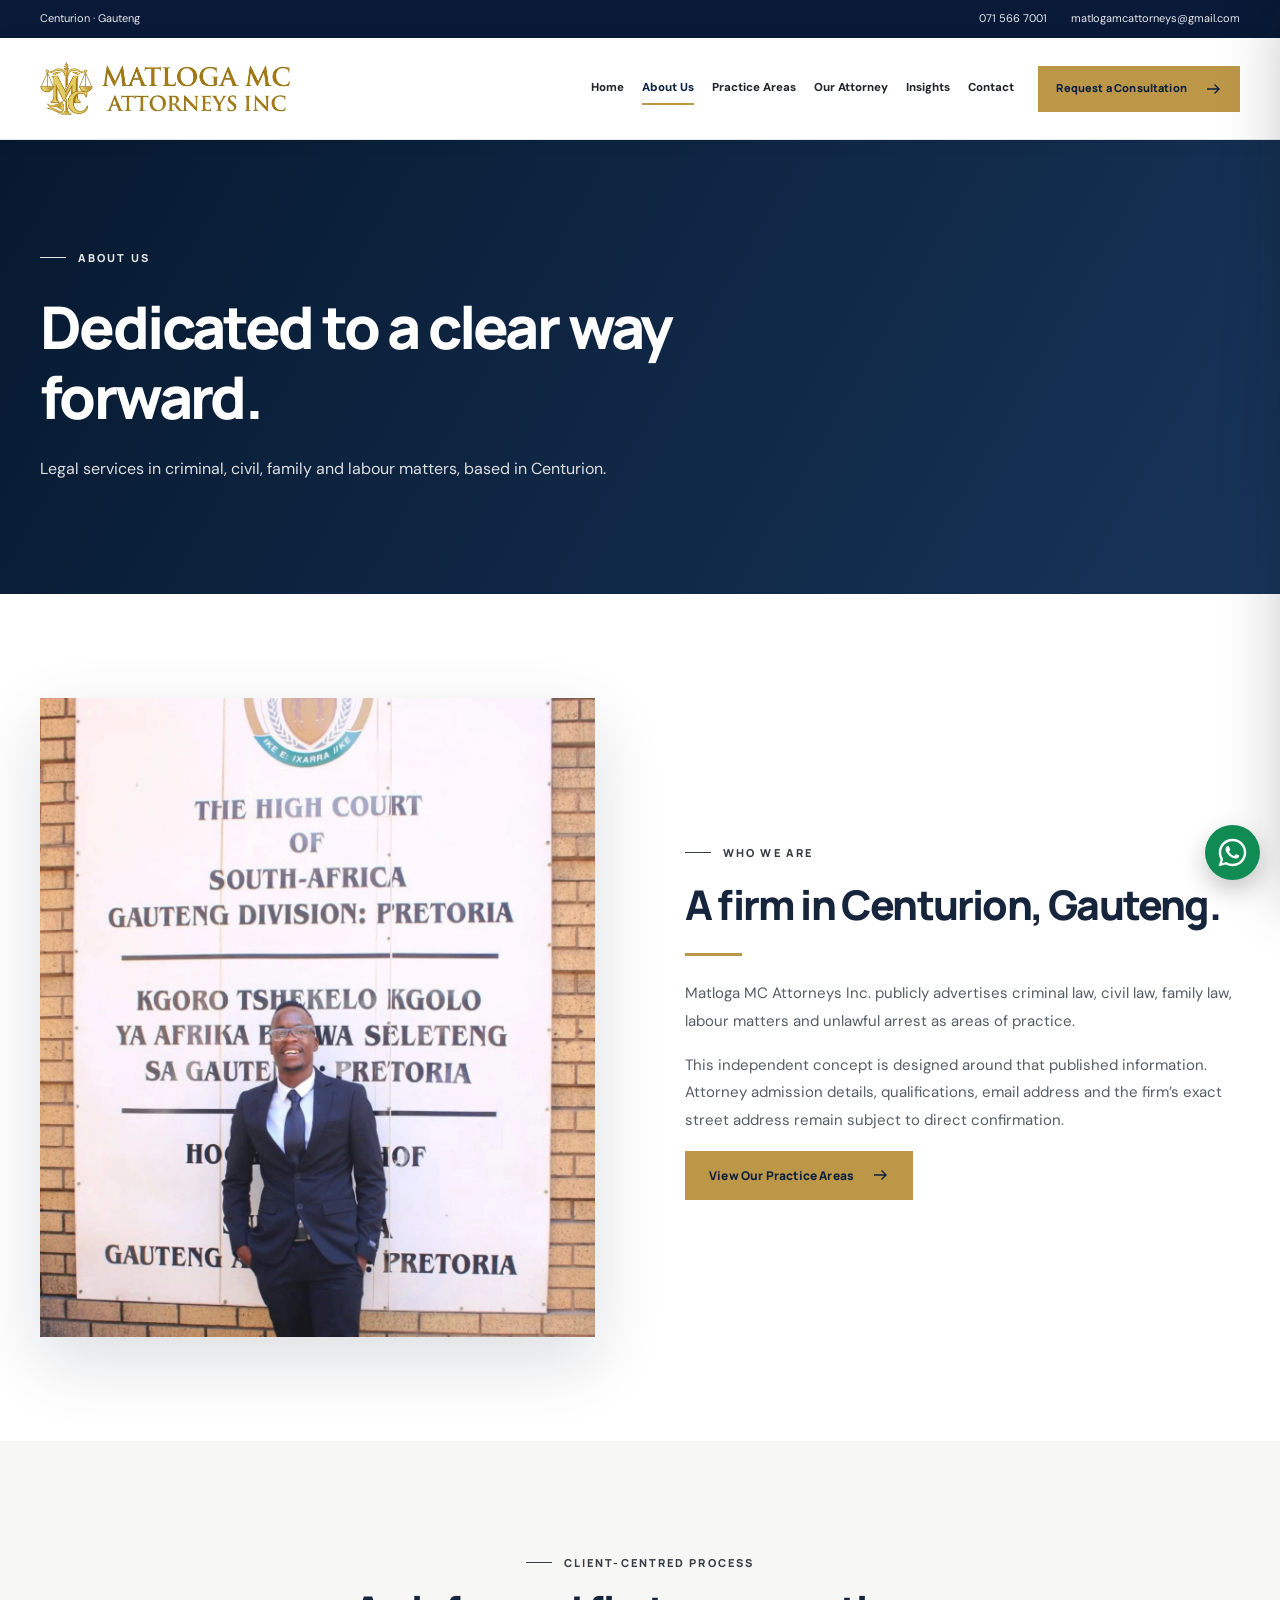
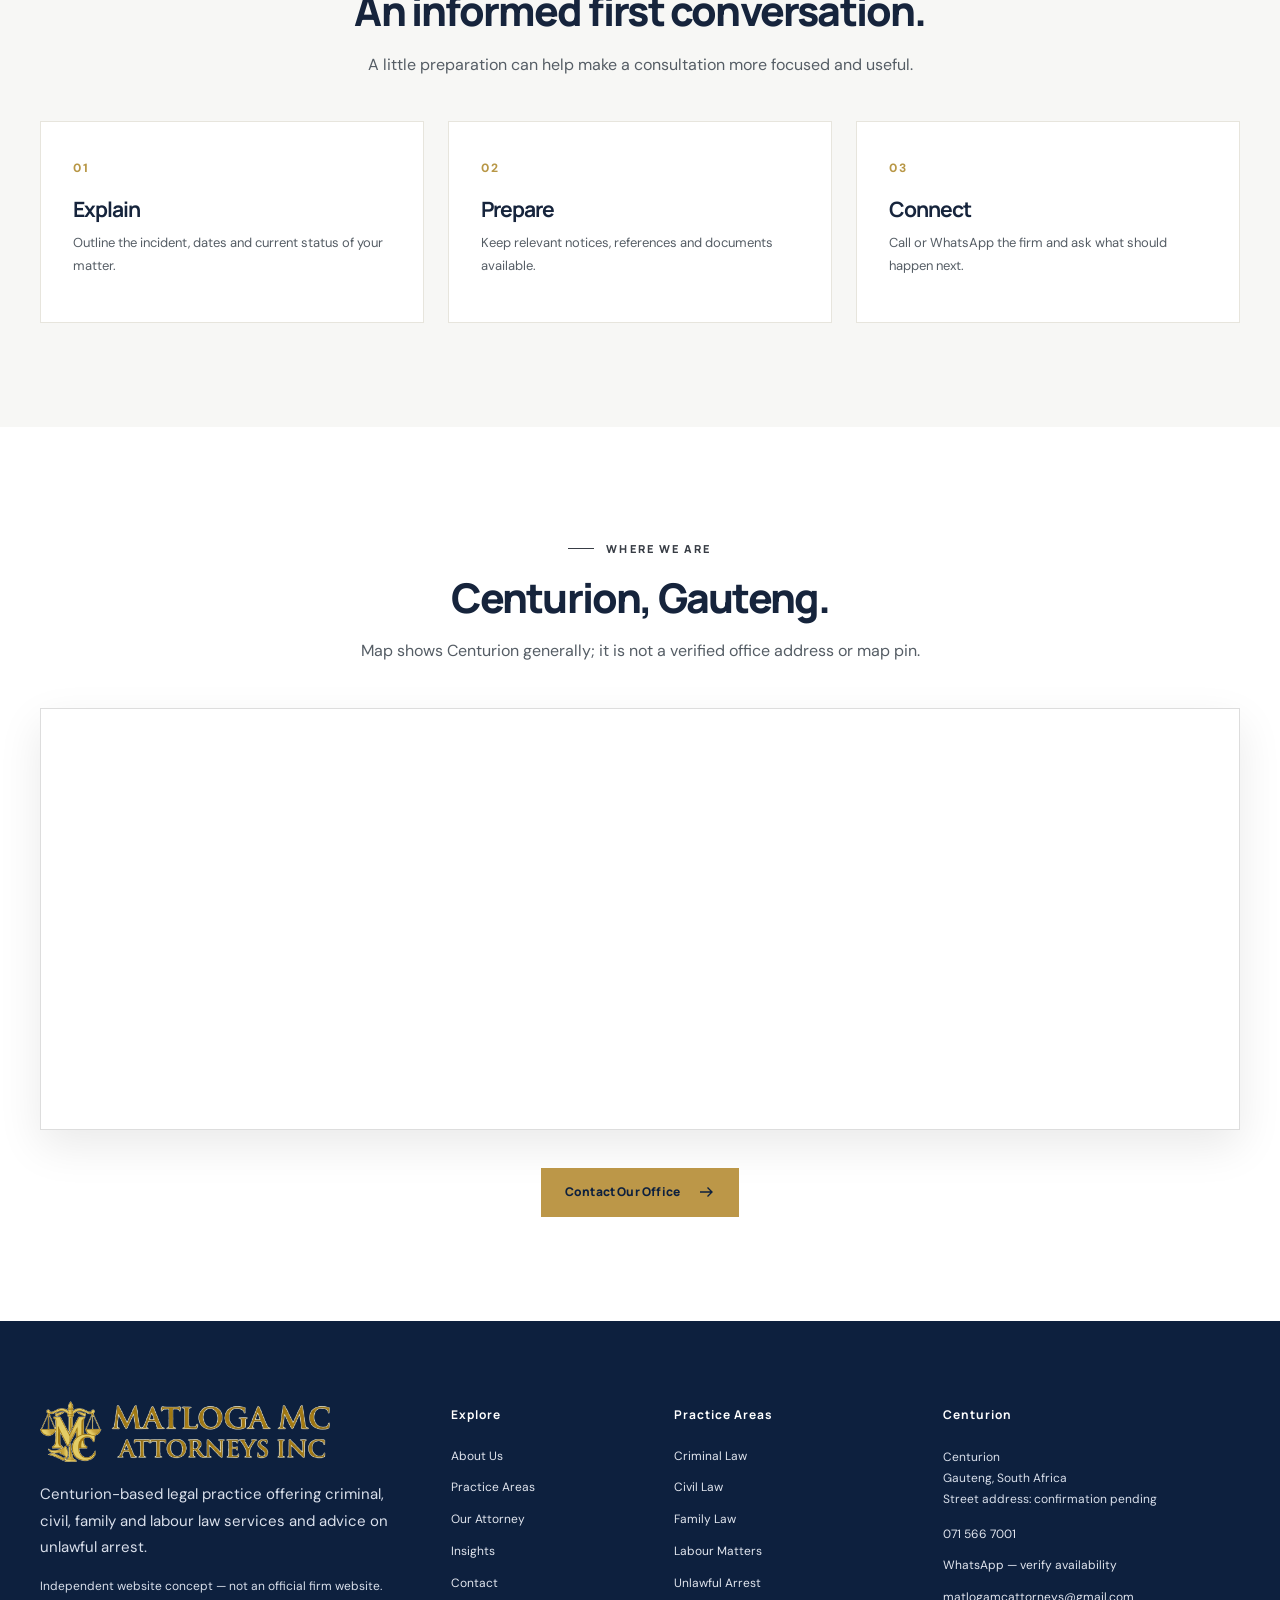
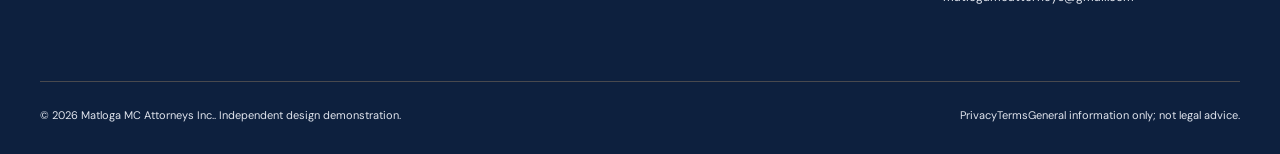
<file: about/index.html>
<!DOCTYPE html>

<html lang="en-ZA"><head><meta charset="utf-8"/><meta content="width=device-width,initial-scale=1" name="viewport"/><meta content="#0b2042" name="theme-color"/><title>About Matloga MC Attorneys Inc. | Centurion Law Firm</title><meta content="Learn about Matloga MC Attorneys Inc., a Centurion-based legal practice advertising criminal, civil, family and labour law services." name="description"/><meta content="noindex,follow,noarchive,max-image-preview:large" name="robots"/><link href="/assets/favicon.png" rel="icon" type="image/png"/><link href="https://images.pexels.com" rel="preconnect"/><link href="https://fonts.googleapis.com" rel="preconnect"/><link crossorigin="" href="https://fonts.gstatic.com" rel="preconnect"/><link href="/assets/site.css" rel="stylesheet"/><script defer="" src="/assets/site.js"></script><link href="https://matloga-mc-attorneys.vercel.app/about/" rel="canonical"/><meta content="website" property="og:type"/><meta content="en_ZA" property="og:locale"/><meta content="Matloga MC Attorneys Inc." property="og:site_name"/><meta content="https://matloga-mc-attorneys.vercel.app/about/" property="og:url"/><meta content="About Matloga MC Attorneys Inc. | Centurion Law Firm" property="og:title"/><meta content="Learn about Matloga MC Attorneys Inc., a Centurion-based legal practice advertising criminal, civil, family and labour law services." property="og:description"/><meta content="https://matloga-mc-attorneys.vercel.app/assets/matloga-mc-share-v3.jpg" property="og:image"/><meta content="https://matloga-mc-attorneys.vercel.app/assets/matloga-mc-share-v3.jpg" property="og:image:secure_url"/><meta content="image/jpeg" property="og:image:type"/><meta content="1200" property="og:image:width"/><meta content="630" property="og:image:height"/><meta content="Matloga MC Attorneys Inc. gold firm logo beside a client-supplied photograph of the attorney." property="og:image:alt"/><meta content="summary_large_image" name="twitter:card"/><meta content="https://matloga-mc-attorneys.vercel.app/about/" name="twitter:url"/><meta content="About Matloga MC Attorneys Inc. | Centurion Law Firm" name="twitter:title"/><meta content="Learn about Matloga MC Attorneys Inc., a Centurion-based legal practice advertising criminal, civil, family and labour law services." name="twitter:description"/><meta content="https://matloga-mc-attorneys.vercel.app/assets/matloga-mc-share-v3.jpg" name="twitter:image"/><meta content="Matloga MC Attorneys Inc. firm logo next to the attorney portrait." name="twitter:image:alt"/></head><body><a class="skip-link" href="#main">Skip to content</a><div class="topbar"><div class="container topbar-inner"><span class="topbar-address">Centurion · Gauteng</span><div class="topbar-links"><a href="tel:+27715667001">071 566 7001</a><a href="mailto:matlogamcattorneys@gmail.com">matlogamcattorneys@gmail.com</a></div></div></div><header class="nav-shell"><div class="container nav-inner"><a aria-label="Matloga MC Attorneys Inc. home" class="brand" href="/"><img alt="Matloga MC Attorneys Inc. logo" height="75" src="/assets/logo-header.png" width="260"/></a><nav aria-label="Main navigation" class="nav-links"><a class="nav-link" href="/">Home</a><a aria-current="page" class="nav-link active" href="/about/">About Us</a><a class="nav-link" href="/practice-areas/">Practice Areas</a><a class="nav-link" href="/our-attorney/">Our Attorney</a><a class="nav-link" href="/insights/">Insights</a><a class="nav-link" href="/contact/">Contact</a></nav><a class="btn btn-gold nav-cta" href="/contact/">Request a Consultation <svg aria-hidden="true" fill="none" height="18" stroke="currentColor" stroke-width="1.8" viewbox="0 0 24 24" width="18" xmlns="http://www.w3.org/2000/svg"><path d="M4 12h16m-6-6 6 6-6 6"></path></svg></a><button aria-controls="mobile-panel" aria-expanded="false" aria-label="Open navigation" class="menu-open" data-mobile-open="" type="button">☰</button></div></header><div class="mobile-backdrop" id="mobile-backdrop"></div><nav aria-hidden="true" aria-label="Mobile navigation" class="mobile-panel" id="mobile-panel" inert=""><div class="mobile-head"><img alt="Matloga MC Attorneys Inc. logo" height="75" src="/assets/logo-header.png" width="260"/><button aria-label="Close navigation" data-mobile-close="" type="button">×</button></div><div class="mobile-links"><a href="/">Home</a><a href="/about/">About Us</a><a href="/practice-areas/">Practice Areas</a><a href="/our-attorney/">Our Attorney</a><a href="/insights/">Insights</a><a href="/contact/">Contact</a></div><a class="btn btn-gold mobile-cta" href="/contact/">Contact the Firm <svg aria-hidden="true" fill="none" height="18" stroke="currentColor" stroke-width="1.8" viewbox="0 0 24 24" width="18" xmlns="http://www.w3.org/2000/svg"><path d="M4 12h16m-6-6 6 6-6 6"></path></svg></a></nav><main id="main"><section class="page-hero"><div class="container"><span class="eyebrow eyebrow-light">ABOUT US</span><h1>Dedicated to a clear way forward.</h1><p>Legal services in criminal, civil, family and labour matters, based in Centurion.</p></div></section><section class="section"><div class="container intro-grid"><div class="decorative-photo matloga-portrait-panel"><img alt="Client-supplied photograph of the attorney in a suit at the High Court in Pretoria" decoding="async" height="1764" loading="lazy" src="/assets/portrait-about.webp" width="1170"/></div><div class="intro-copy"><span class="eyebrow">WHO WE ARE</span><h2>A firm in Centurion, Gauteng.</h2><div class="accent-line"></div><p>Matloga MC Attorneys Inc. publicly advertises criminal law, civil law, family law, labour matters and unlawful arrest as areas of practice.</p><p>This independent concept is designed around that published information. Attorney admission details, qualifications, email address and the firm’s exact street address remain subject to direct confirmation.</p><a class="btn btn-gold" href="/practice-areas/">View Our Practice Areas <svg aria-hidden="true" fill="none" height="18" stroke="currentColor" stroke-width="1.8" viewbox="0 0 24 24" width="18" xmlns="http://www.w3.org/2000/svg"><path d="M4 12h16m-6-6 6 6-6 6"></path></svg></a></div></div></section>
<section class="section cream"><div class="container"><div class="section-heading centered"><span class="eyebrow">CLIENT-CENTRED PROCESS</span><h2>An informed first conversation.</h2><p>A little preparation can help make a consultation more focused and useful.</p></div><div class="three-values"><article><span>01</span><h3>Explain</h3><p>Outline the incident, dates and current status of your matter.</p></article><article><span>02</span><h3>Prepare</h3><p>Keep relevant notices, references and documents available.</p></article><article><span>03</span><h3>Connect</h3><p>Call or WhatsApp the firm and ask what should happen next.</p></article></div></div></section>
<section class="section"><div class="container"><div class="section-heading centered"><span class="eyebrow">WHERE WE ARE</span><h2>Centurion, Gauteng.</h2><p>Map shows Centurion generally; it is not a verified office address or map pin.</p></div><div class="map-frame"><iframe loading="lazy" referrerpolicy="no-referrer-when-downgrade" src="https://www.google.com/maps?q=Centurion%2C%20Gauteng%2C%20South%20Africa&amp;output=embed" title="General map of Centurion, Gauteng — not a verified firm office address"></iframe></div><div class="section-action centered"><a class="btn btn-gold" href="/contact/">Contact Our Office <svg aria-hidden="true" fill="none" height="18" stroke="currentColor" stroke-width="1.8" viewbox="0 0 24 24" width="18" xmlns="http://www.w3.org/2000/svg"><path d="M4 12h16m-6-6 6 6-6 6"></path></svg></a></div></div></section></main><footer class="site-footer"><div class="container"><div class="footer-grid"><div><a aria-label="Matloga MC Attorneys Inc. home" class="footer-logo" href="/"><img alt="Matloga MC Attorneys Inc. logo on transparent background" height="88" loading="eager" src="/assets/logo-footer-transparent.png" width="300"/></a><p>Centurion-based legal practice offering criminal, civil, family and labour law services and advice on unlawful arrest.</p><p class="demo-note">Independent website concept — not an official firm website.</p></div><div><h3>Explore</h3><div class="footer-links"><a href="/about/">About Us</a><a href="/practice-areas/">Practice Areas</a><a href="/our-attorney/">Our Attorney</a><a href="/insights/">Insights</a><a href="/contact/">Contact</a></div></div><div><h3>Practice Areas</h3><div class="footer-links"><a href="/practice-areas/#criminal">Criminal Law</a><a href="/practice-areas/#civil">Civil Law</a><a href="/practice-areas/#family">Family Law</a><a href="/practice-areas/#labour">Labour Matters</a><a href="/practice-areas/#arrest">Unlawful Arrest</a></div></div><div class="footer-location"><h3>Centurion</h3><address>Centurion<br/>Gauteng, South Africa<br/>Street address: confirmation pending</address><div class="footer-links" style="margin-top:15px"><a href="tel:+27715667001">071 566 7001</a><a href="https://wa.me/27715667001" rel="noopener noreferrer" target="_blank">WhatsApp — verify availability</a><a href="mailto:matlogamcattorneys@gmail.com">matlogamcattorneys@gmail.com</a></div></div></div><div class="footer-bottom"><span>© 2026 Matloga MC Attorneys Inc.. Independent design demonstration.</span><span class="footer-legal"><a href="/privacy/">Privacy</a><a href="/terms/">Terms</a><span>General information only; not legal advice.</span></span></div></div></footer><a aria-label="Open WhatsApp enquiry to the published contact number (WhatsApp availability unverified)" class="floating-whatsapp" href="https://wa.me/27715667001?text=Hello%20Matloga%20MC%20Attorneys%20Inc.%2C%20I%20would%20like%20to%20enquire%20about%20legal%20services." rel="noopener noreferrer" target="_blank" title="Open WhatsApp enquiry — number not independently confirmed on WhatsApp"><svg aria-hidden="true" viewbox="0 0 32 32" xmlns="http://www.w3.org/2000/svg"><path d="M16 .8C7.61.8.8 7.59.8 15.98c0 2.69.7 5.31 2.03 7.62L.7 31.3l7.91-2.08a15.15 15.15 0 0 0 7.37 1.88h.01c8.38 0 15.2-6.82 15.2-15.2 0-4.06-1.58-7.88-4.46-10.76A15.07 15.07 0 0 0 16 .8Zm0 27.73a12.54 12.54 0 0 1-6.39-1.75l-.46-.27-4.7 1.23 1.25-4.58-.3-.47a12.5 12.5 0 0 1-1.93-6.7C3.47 9.08 9.08 3.47 16 3.47a12.45 12.45 0 0 1 8.87 3.68 12.48 12.48 0 0 1 3.67 8.86c0 6.91-5.62 12.52-12.54 12.52Zm6.88-9.38c-.38-.19-2.23-1.1-2.58-1.23-.34-.13-.59-.19-.84.19s-.96 1.23-1.18 1.49-.44.29-.82.1a10.32 10.32 0 0 1-3.04-1.88 11.39 11.39 0 0 1-2.1-2.61c-.22-.38-.02-.58.16-.77.17-.17.38-.44.57-.66s.25-.38.38-.63.06-.47-.03-.66c-.1-.19-.85-2.04-1.16-2.8-.3-.74-.61-.64-.84-.65l-.71-.01c-.25 0-.66.1-1.01.47-.34.38-1.32 1.29-1.32 3.13s1.35 3.62 1.53 3.87a14.37 14.37 0 0 0 5.51 4.89c1.03.45 1.84.72 2.48.93 1.04.33 1.98.29 2.72.18.83-.13 2.23-.91 2.55-1.79.31-.88.31-1.64.22-1.8-.09-.16-.34-.25-.72-.44Z" fill="currentColor"></path></svg><span aria-hidden="true" class="whatsapp-tooltip">WhatsApp Us</span></a><button aria-label="Back to top" class="scroll-top" title="Back to top" type="button">↑</button></body></html>
</file>
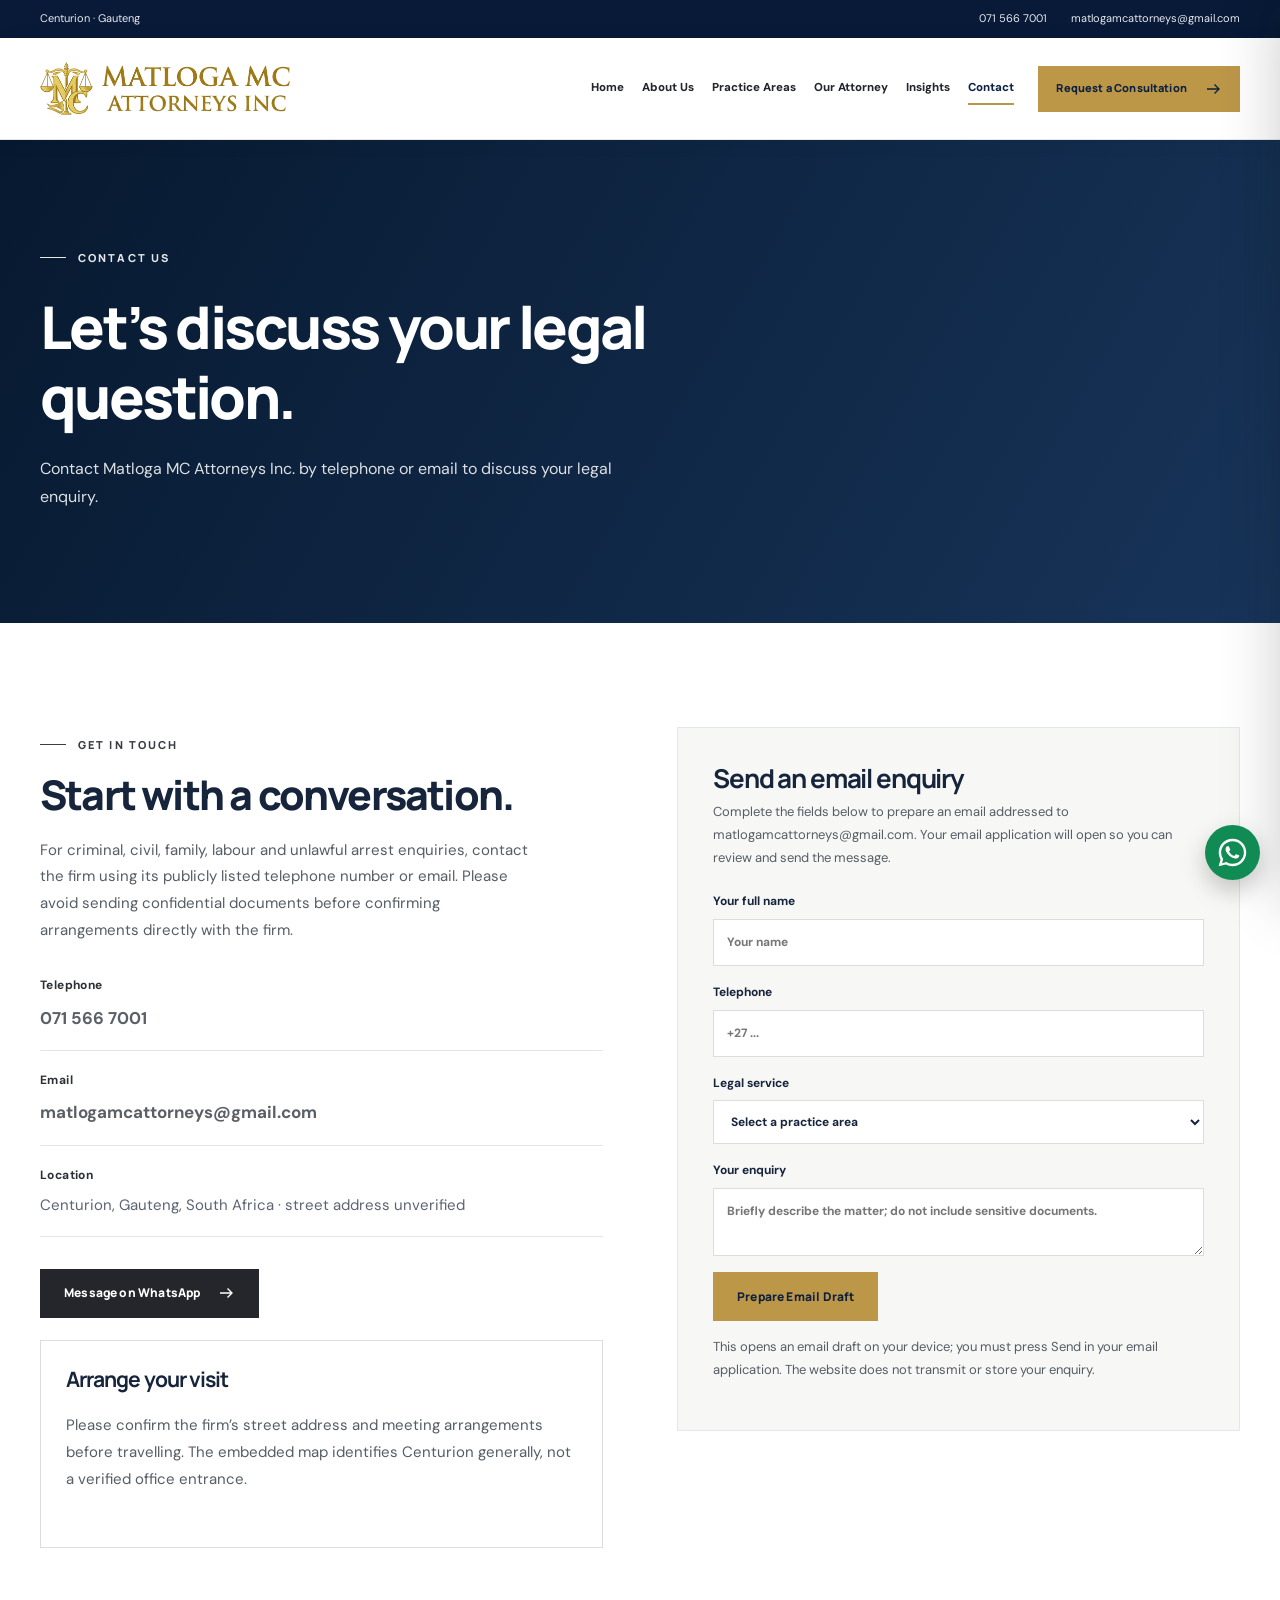
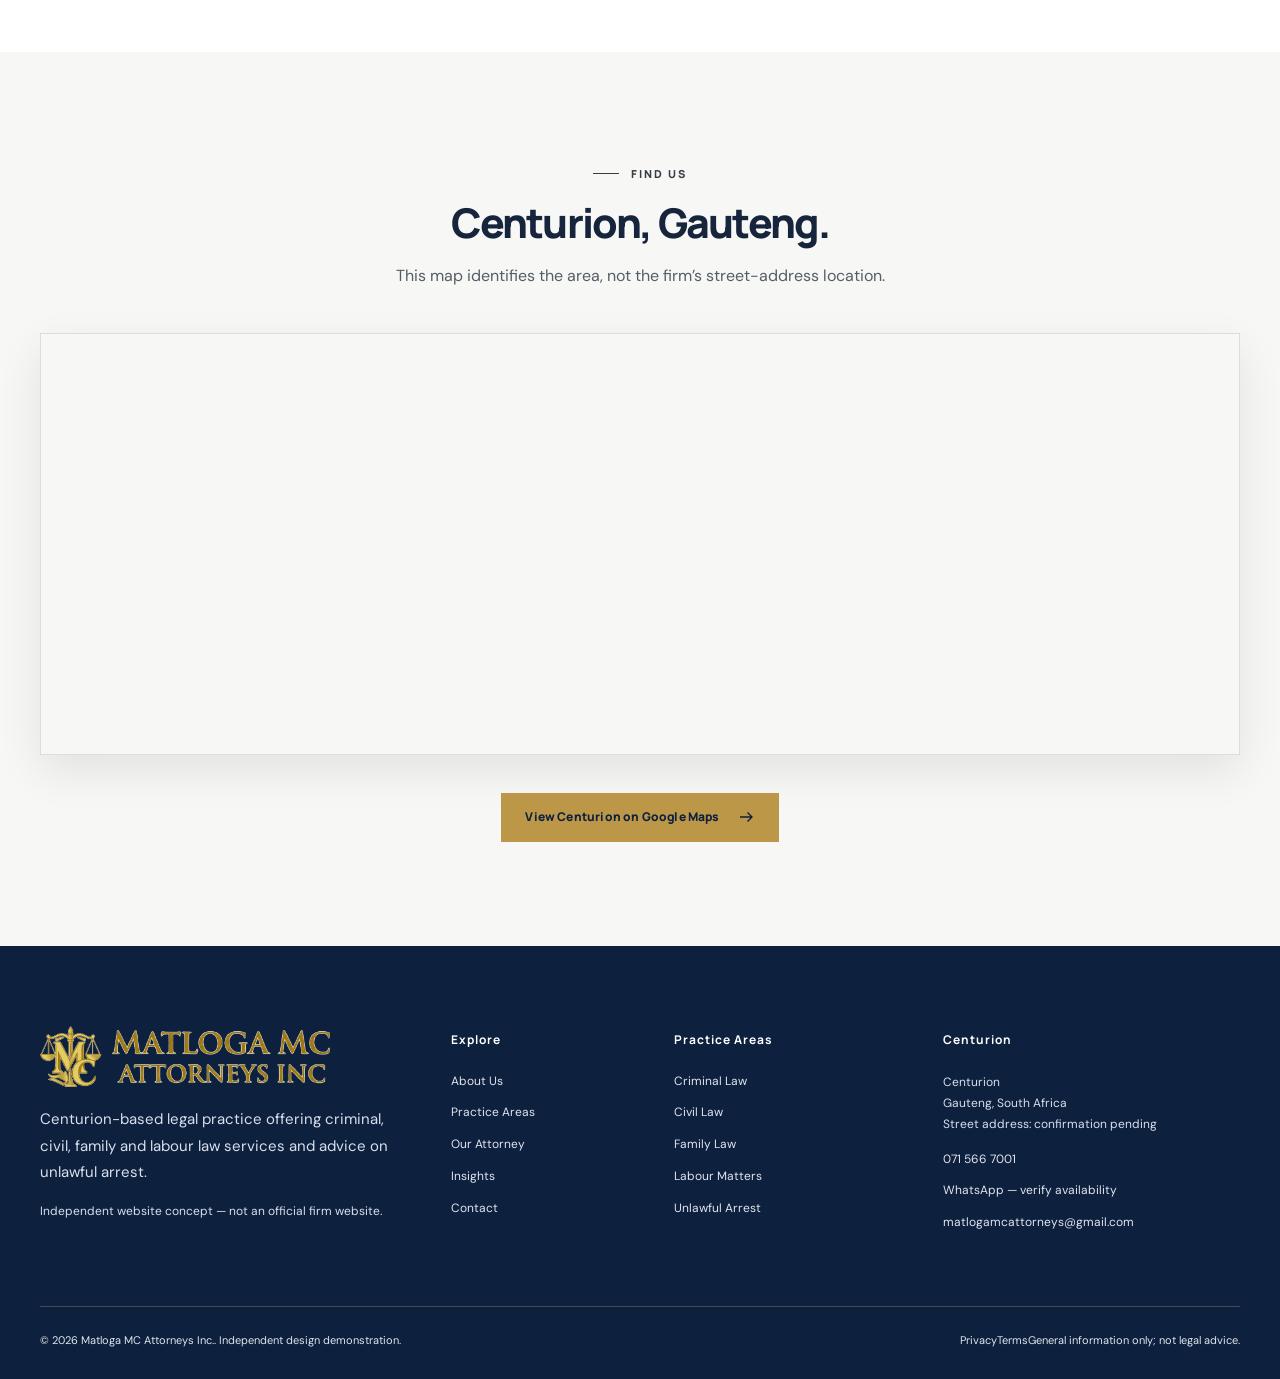
<file: contact/index.html>
<!DOCTYPE html>

<html lang="en-ZA"><head><meta charset="utf-8"/><meta content="width=device-width,initial-scale=1" name="viewport"/><meta content="#0b2042" name="theme-color"/><title>Contact Matloga MC Attorneys Inc. | Centurion | 071 566 7001</title><meta content="Contact Matloga MC Attorneys Inc. in Centurion, Gauteng on 071 566 7001. Phone and public Facebook contact details." name="description"/><meta content="noindex,follow,noarchive,max-image-preview:large" name="robots"/><link href="/assets/favicon.png" rel="icon" type="image/png"/><link href="https://images.pexels.com" rel="preconnect"/><link href="https://fonts.googleapis.com" rel="preconnect"/><link crossorigin="" href="https://fonts.gstatic.com" rel="preconnect"/><link href="/assets/site.css" rel="stylesheet"/><script defer="" src="/assets/site.js"></script><link href="https://matloga-mc-attorneys.vercel.app/contact/" rel="canonical"/><meta content="website" property="og:type"/><meta content="en_ZA" property="og:locale"/><meta content="Matloga MC Attorneys Inc." property="og:site_name"/><meta content="https://matloga-mc-attorneys.vercel.app/contact/" property="og:url"/><meta content="Contact Matloga MC Attorneys Inc. | Centurion | 071 566 7001" property="og:title"/><meta content="Contact Matloga MC Attorneys Inc. in Centurion, Gauteng on 071 566 7001. Phone and public Facebook contact details." property="og:description"/><meta content="https://matloga-mc-attorneys.vercel.app/assets/matloga-mc-share-v3.jpg" property="og:image"/><meta content="https://matloga-mc-attorneys.vercel.app/assets/matloga-mc-share-v3.jpg" property="og:image:secure_url"/><meta content="image/jpeg" property="og:image:type"/><meta content="1200" property="og:image:width"/><meta content="630" property="og:image:height"/><meta content="Matloga MC Attorneys Inc. gold firm logo beside a client-supplied photograph of the attorney." property="og:image:alt"/><meta content="summary_large_image" name="twitter:card"/><meta content="https://matloga-mc-attorneys.vercel.app/contact/" name="twitter:url"/><meta content="Contact Matloga MC Attorneys Inc. | Centurion | 071 566 7001" name="twitter:title"/><meta content="Contact Matloga MC Attorneys Inc. in Centurion, Gauteng on 071 566 7001. Phone and public Facebook contact details." name="twitter:description"/><meta content="https://matloga-mc-attorneys.vercel.app/assets/matloga-mc-share-v3.jpg" name="twitter:image"/><meta content="Matloga MC Attorneys Inc. firm logo next to the attorney portrait." name="twitter:image:alt"/></head><body><a class="skip-link" href="#main">Skip to content</a><div class="topbar"><div class="container topbar-inner"><span class="topbar-address">Centurion · Gauteng</span><div class="topbar-links"><a href="tel:+27715667001">071 566 7001</a><a href="mailto:matlogamcattorneys@gmail.com">matlogamcattorneys@gmail.com</a></div></div></div><header class="nav-shell"><div class="container nav-inner"><a aria-label="Matloga MC Attorneys Inc. home" class="brand" href="/"><img alt="Matloga MC Attorneys Inc. logo" height="75" src="/assets/logo-header.png" width="260"/></a><nav aria-label="Main navigation" class="nav-links"><a class="nav-link" href="/">Home</a><a class="nav-link" href="/about/">About Us</a><a class="nav-link" href="/practice-areas/">Practice Areas</a><a class="nav-link" href="/our-attorney/">Our Attorney</a><a class="nav-link" href="/insights/">Insights</a><a aria-current="page" class="nav-link active" href="/contact/">Contact</a></nav><a class="btn btn-gold nav-cta" href="/contact/">Request a Consultation <svg aria-hidden="true" fill="none" height="18" stroke="currentColor" stroke-width="1.8" viewbox="0 0 24 24" width="18" xmlns="http://www.w3.org/2000/svg"><path d="M4 12h16m-6-6 6 6-6 6"></path></svg></a><button aria-controls="mobile-panel" aria-expanded="false" aria-label="Open navigation" class="menu-open" data-mobile-open="" type="button">☰</button></div></header><div class="mobile-backdrop" id="mobile-backdrop"></div><nav aria-hidden="true" aria-label="Mobile navigation" class="mobile-panel" id="mobile-panel" inert=""><div class="mobile-head"><img alt="Matloga MC Attorneys Inc. logo" height="75" src="/assets/logo-header.png" width="260"/><button aria-label="Close navigation" data-mobile-close="" type="button">×</button></div><div class="mobile-links"><a href="/">Home</a><a href="/about/">About Us</a><a href="/practice-areas/">Practice Areas</a><a href="/our-attorney/">Our Attorney</a><a href="/insights/">Insights</a><a href="/contact/">Contact</a></div><a class="btn btn-gold mobile-cta" href="/contact/">Contact the Firm <svg aria-hidden="true" fill="none" height="18" stroke="currentColor" stroke-width="1.8" viewbox="0 0 24 24" width="18" xmlns="http://www.w3.org/2000/svg"><path d="M4 12h16m-6-6 6 6-6 6"></path></svg></a></nav><main id="main"><section class="page-hero"><div class="container"><span class="eyebrow eyebrow-light">CONTACT US</span><h1>Let’s discuss your legal question.</h1><p>Contact Matloga MC Attorneys Inc. by telephone or email to discuss your legal enquiry.</p></div></section><section class="section"><div class="container contact-layout"><div class="contact-copy"><span class="eyebrow">GET IN TOUCH</span><h2>Start with a conversation.</h2><p>For criminal, civil, family, labour and unlawful arrest enquiries, contact the firm using its publicly listed telephone number or email. Please avoid sending confidential documents before confirming arrangements directly with the firm.</p><div class="contact-details"><div><strong>Telephone</strong><a href="tel:+27715667001">071 566 7001</a></div><div><strong>Email</strong><a href="mailto:matlogamcattorneys@gmail.com">matlogamcattorneys@gmail.com</a></div><div><strong>Location</strong><span>Centurion, Gauteng, South Africa · street address unverified</span></div></div><a class="btn btn-navy" href="https://wa.me/27715667001">Message on WhatsApp <svg aria-hidden="true" fill="none" height="18" stroke="currentColor" stroke-width="1.8" viewbox="0 0 24 24" width="18" xmlns="http://www.w3.org/2000/svg"><path d="M4 12h16m-6-6 6 6-6 6"></path></svg></a><div class="office-panel"><h3>Arrange your visit</h3><p>Please confirm the firm’s street address and meeting arrangements before travelling. The embedded map identifies Centurion generally, not a verified office entrance.</p></div></div><div class="contact-form-shell"><h3>Send an email enquiry</h3><p>Complete the fields below to prepare an email addressed to matlogamcattorneys@gmail.com. Your email application will open so you can review and send the message.</p><form data-email-to="matlogamcattorneys@gmail.com" data-email-verified="true" id="enquiry-form"><label>Your full name<input autocomplete="name" maxlength="120" name="name" placeholder="Your name" required=""/></label><label>Telephone<input autocomplete="tel" name="phone" placeholder="+27 ..." type="tel"/></label><label>Legal service<select id="area" name="area"><option value="">Select a practice area</option><option value="criminal">Criminal Law</option><option value="civil">Civil Law</option><option value="family">Family Law</option><option value="labour">Labour Matters</option><option value="arrest">Unlawful Arrest</option></select></label><label>Your enquiry<textarea maxlength="1500" minlength="10" name="message" placeholder="Briefly describe the matter; do not include sensitive documents." required=""></textarea></label><div aria-hidden="true" style="position:absolute;left:-9999px"><label>Leave blank<input autocomplete="off" name="company_website" tabindex="-1"/></label></div><button class="btn btn-gold" type="submit">Prepare Email Draft</button><p aria-live="polite" id="form-status" role="status"></p></form><p class="form-note">This opens an email draft on your device; you must press Send in your email application. The website does not transmit or store your enquiry.</p></div></div></section>
<section class="section cream"><div class="container"><div class="section-heading centered"><span class="eyebrow">FIND US</span><h2>Centurion, Gauteng.</h2><p>This map identifies the area, not the firm’s street-address location.</p></div><div class="map-frame"><iframe loading="lazy" referrerpolicy="no-referrer-when-downgrade" src="https://www.google.com/maps?q=Centurion%2C%20Gauteng%2C%20South%20Africa&amp;output=embed" title="Regional map of Centurion Gauteng; firm street address unverified"></iframe></div><div class="section-action centered"><a class="btn btn-gold" href="https://www.google.com/maps/search/?api=1&amp;query=Centurion%2C%20Gauteng%2C%20South%20Africa">View Centurion on Google Maps <svg aria-hidden="true" fill="none" height="18" stroke="currentColor" stroke-width="1.8" viewbox="0 0 24 24" width="18" xmlns="http://www.w3.org/2000/svg"><path d="M4 12h16m-6-6 6 6-6 6"></path></svg></a></div></div></section></main><footer class="site-footer"><div class="container"><div class="footer-grid"><div><a aria-label="Matloga MC Attorneys Inc. home" class="footer-logo" href="/"><img alt="Matloga MC Attorneys Inc. logo on transparent background" height="88" loading="eager" src="/assets/logo-footer-transparent.png" width="300"/></a><p>Centurion-based legal practice offering criminal, civil, family and labour law services and advice on unlawful arrest.</p><p class="demo-note">Independent website concept — not an official firm website.</p></div><div><h3>Explore</h3><div class="footer-links"><a href="/about/">About Us</a><a href="/practice-areas/">Practice Areas</a><a href="/our-attorney/">Our Attorney</a><a href="/insights/">Insights</a><a href="/contact/">Contact</a></div></div><div><h3>Practice Areas</h3><div class="footer-links"><a href="/practice-areas/#criminal">Criminal Law</a><a href="/practice-areas/#civil">Civil Law</a><a href="/practice-areas/#family">Family Law</a><a href="/practice-areas/#labour">Labour Matters</a><a href="/practice-areas/#arrest">Unlawful Arrest</a></div></div><div class="footer-location"><h3>Centurion</h3><address>Centurion<br/>Gauteng, South Africa<br/>Street address: confirmation pending</address><div class="footer-links" style="margin-top:15px"><a href="tel:+27715667001">071 566 7001</a><a href="https://wa.me/27715667001" rel="noopener noreferrer" target="_blank">WhatsApp — verify availability</a><a href="mailto:matlogamcattorneys@gmail.com">matlogamcattorneys@gmail.com</a></div></div></div><div class="footer-bottom"><span>© 2026 Matloga MC Attorneys Inc.. Independent design demonstration.</span><span class="footer-legal"><a href="/privacy/">Privacy</a><a href="/terms/">Terms</a><span>General information only; not legal advice.</span></span></div></div></footer><a aria-label="Open WhatsApp enquiry to the published contact number (WhatsApp availability unverified)" class="floating-whatsapp" href="https://wa.me/27715667001?text=Hello%20Matloga%20MC%20Attorneys%20Inc.%2C%20I%20would%20like%20to%20enquire%20about%20legal%20services." rel="noopener noreferrer" target="_blank" title="Open WhatsApp enquiry — number not independently confirmed on WhatsApp"><svg aria-hidden="true" viewbox="0 0 32 32" xmlns="http://www.w3.org/2000/svg"><path d="M16 .8C7.61.8.8 7.59.8 15.98c0 2.69.7 5.31 2.03 7.62L.7 31.3l7.91-2.08a15.15 15.15 0 0 0 7.37 1.88h.01c8.38 0 15.2-6.82 15.2-15.2 0-4.06-1.58-7.88-4.46-10.76A15.07 15.07 0 0 0 16 .8Zm0 27.73a12.54 12.54 0 0 1-6.39-1.75l-.46-.27-4.7 1.23 1.25-4.58-.3-.47a12.5 12.5 0 0 1-1.93-6.7C3.47 9.08 9.08 3.47 16 3.47a12.45 12.45 0 0 1 8.87 3.68 12.48 12.48 0 0 1 3.67 8.86c0 6.91-5.62 12.52-12.54 12.52Zm6.88-9.38c-.38-.19-2.23-1.1-2.58-1.23-.34-.13-.59-.19-.84.19s-.96 1.23-1.18 1.49-.44.29-.82.1a10.32 10.32 0 0 1-3.04-1.88 11.39 11.39 0 0 1-2.1-2.61c-.22-.38-.02-.58.16-.77.17-.17.38-.44.57-.66s.25-.38.38-.63.06-.47-.03-.66c-.1-.19-.85-2.04-1.16-2.8-.3-.74-.61-.64-.84-.65l-.71-.01c-.25 0-.66.1-1.01.47-.34.38-1.32 1.29-1.32 3.13s1.35 3.62 1.53 3.87a14.37 14.37 0 0 0 5.51 4.89c1.03.45 1.84.72 2.48.93 1.04.33 1.98.29 2.72.18.83-.13 2.23-.91 2.55-1.79.31-.88.31-1.64.22-1.8-.09-.16-.34-.25-.72-.44Z" fill="currentColor"></path></svg><span aria-hidden="true" class="whatsapp-tooltip">WhatsApp Us</span></a><button aria-label="Back to top" class="scroll-top" title="Back to top" type="button">↑</button></body></html>
</file>
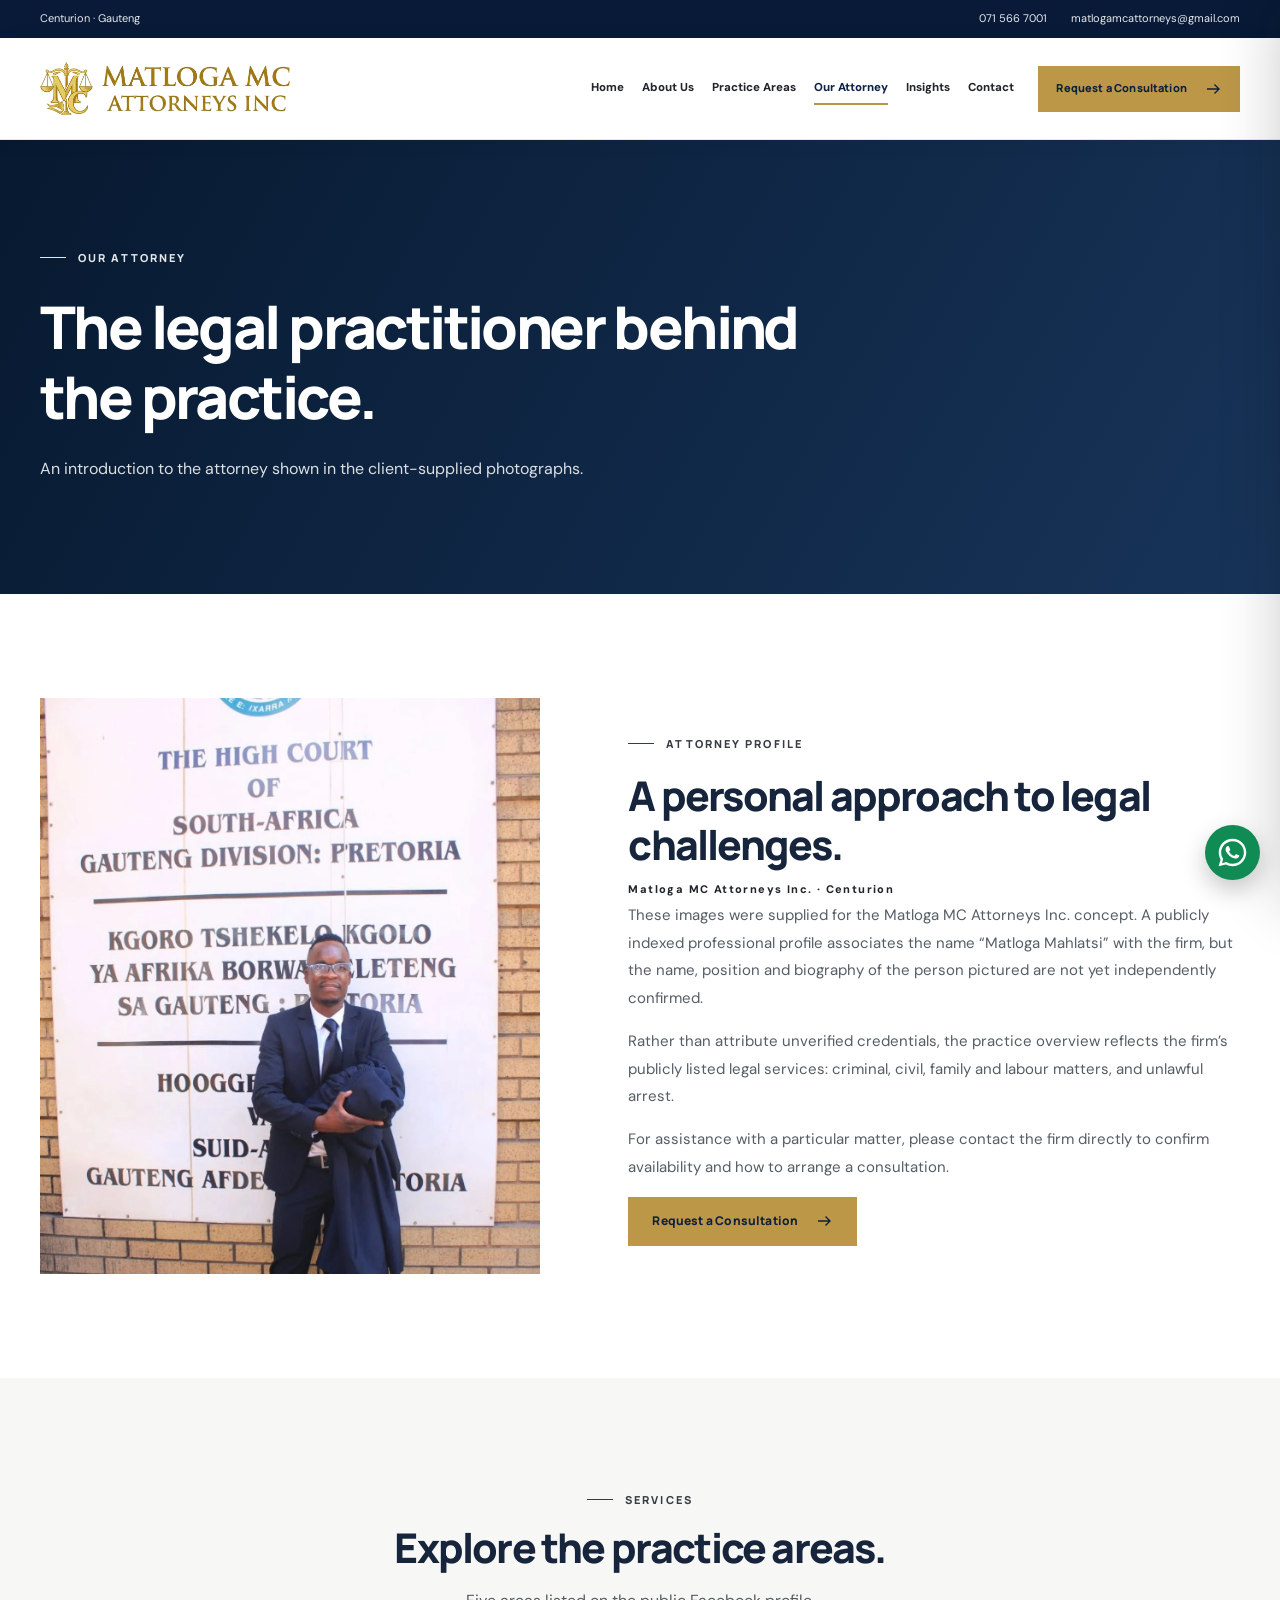
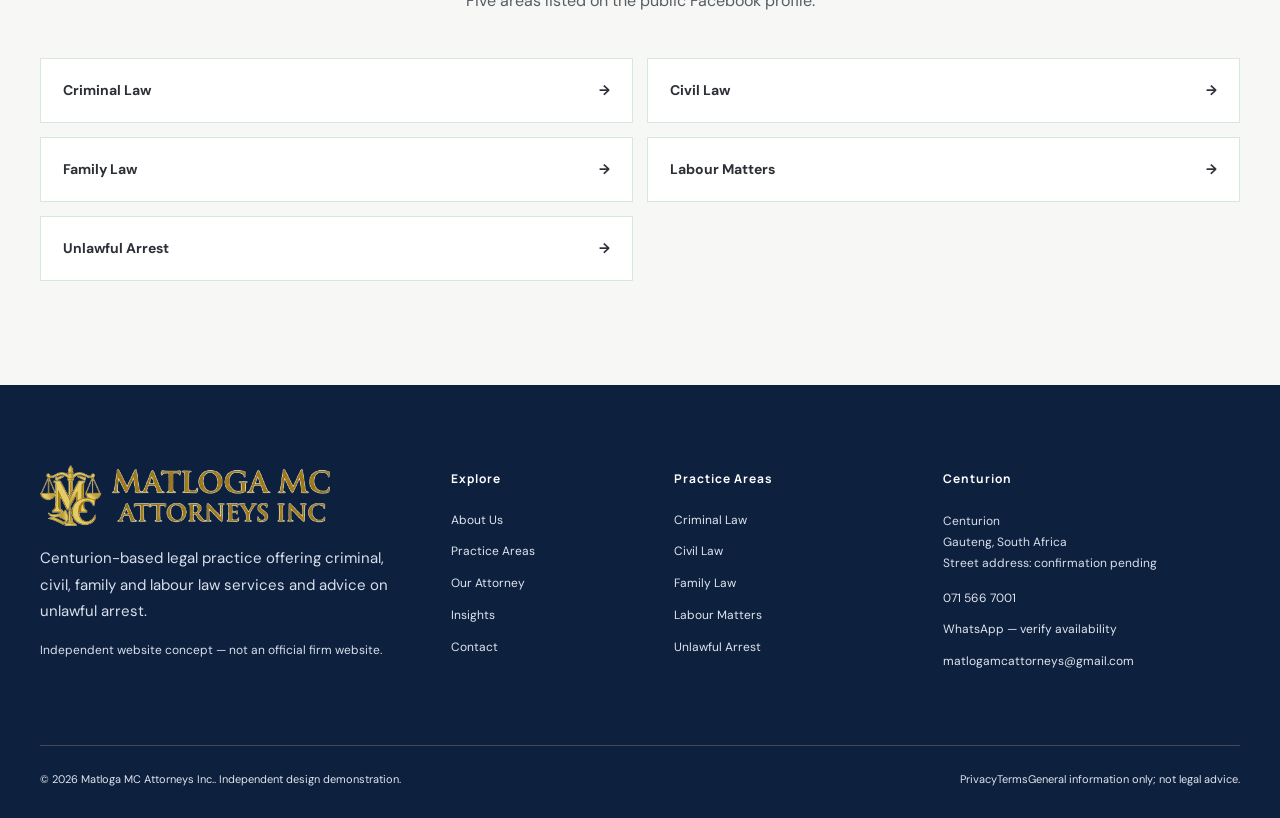
<file: our-attorney/index.html>
<!DOCTYPE html>

<html lang="en-ZA"><head><meta charset="utf-8"/><meta content="width=device-width,initial-scale=1" name="viewport"/><meta content="#0b2042" name="theme-color"/><title>Our Attorney | Matloga MC Attorneys Inc. | Centurion</title><meta content="Meet the legal practitioner featured in the Matloga MC Attorneys Inc. website concept. Contact the Centurion-based firm for legal assistance." name="description"/><meta content="noindex,follow,noarchive,max-image-preview:large" name="robots"/><link href="/assets/favicon.png" rel="icon" type="image/png"/><link href="https://images.pexels.com" rel="preconnect"/><link href="https://fonts.googleapis.com" rel="preconnect"/><link crossorigin="" href="https://fonts.gstatic.com" rel="preconnect"/><link href="/assets/site.css" rel="stylesheet"/><script defer="" src="/assets/site.js"></script><link href="https://matloga-mc-attorneys.vercel.app/our-attorney/" rel="canonical"/><meta content="website" property="og:type"/><meta content="en_ZA" property="og:locale"/><meta content="Matloga MC Attorneys Inc." property="og:site_name"/><meta content="https://matloga-mc-attorneys.vercel.app/our-attorney/" property="og:url"/><meta content="Our Attorney | Matloga MC Attorneys Inc. | Centurion" property="og:title"/><meta content="Meet the legal practitioner featured in the Matloga MC Attorneys Inc. website concept. Contact the Centurion-based firm for legal assistance." property="og:description"/><meta content="https://matloga-mc-attorneys.vercel.app/assets/matloga-mc-share-v3.jpg" property="og:image"/><meta content="https://matloga-mc-attorneys.vercel.app/assets/matloga-mc-share-v3.jpg" property="og:image:secure_url"/><meta content="image/jpeg" property="og:image:type"/><meta content="1200" property="og:image:width"/><meta content="630" property="og:image:height"/><meta content="Matloga MC Attorneys Inc. gold firm logo beside a client-supplied photograph of the attorney." property="og:image:alt"/><meta content="summary_large_image" name="twitter:card"/><meta content="https://matloga-mc-attorneys.vercel.app/our-attorney/" name="twitter:url"/><meta content="Our Attorney | Matloga MC Attorneys Inc. | Centurion" name="twitter:title"/><meta content="Meet the legal practitioner featured in the Matloga MC Attorneys Inc. website concept. Contact the Centurion-based firm for legal assistance." name="twitter:description"/><meta content="https://matloga-mc-attorneys.vercel.app/assets/matloga-mc-share-v3.jpg" name="twitter:image"/><meta content="Matloga MC Attorneys Inc. firm logo next to the attorney portrait." name="twitter:image:alt"/></head><body><a class="skip-link" href="#main">Skip to content</a><div class="topbar"><div class="container topbar-inner"><span class="topbar-address">Centurion · Gauteng</span><div class="topbar-links"><a href="tel:+27715667001">071 566 7001</a><a href="mailto:matlogamcattorneys@gmail.com">matlogamcattorneys@gmail.com</a></div></div></div><header class="nav-shell"><div class="container nav-inner"><a aria-label="Matloga MC Attorneys Inc. home" class="brand" href="/"><img alt="Matloga MC Attorneys Inc. logo" height="75" src="/assets/logo-header.png" width="260"/></a><nav aria-label="Main navigation" class="nav-links"><a class="nav-link" href="/">Home</a><a class="nav-link" href="/about/">About Us</a><a class="nav-link" href="/practice-areas/">Practice Areas</a><a aria-current="page" class="nav-link active" href="/our-attorney/">Our Attorney</a><a class="nav-link" href="/insights/">Insights</a><a class="nav-link" href="/contact/">Contact</a></nav><a class="btn btn-gold nav-cta" href="/contact/">Request a Consultation <svg aria-hidden="true" fill="none" height="18" stroke="currentColor" stroke-width="1.8" viewbox="0 0 24 24" width="18" xmlns="http://www.w3.org/2000/svg"><path d="M4 12h16m-6-6 6 6-6 6"></path></svg></a><button aria-controls="mobile-panel" aria-expanded="false" aria-label="Open navigation" class="menu-open" data-mobile-open="" type="button">☰</button></div></header><div class="mobile-backdrop" id="mobile-backdrop"></div><nav aria-hidden="true" aria-label="Mobile navigation" class="mobile-panel" id="mobile-panel" inert=""><div class="mobile-head"><img alt="Matloga MC Attorneys Inc. logo" height="75" src="/assets/logo-header.png" width="260"/><button aria-label="Close navigation" data-mobile-close="" type="button">×</button></div><div class="mobile-links"><a href="/">Home</a><a href="/about/">About Us</a><a href="/practice-areas/">Practice Areas</a><a href="/our-attorney/">Our Attorney</a><a href="/insights/">Insights</a><a href="/contact/">Contact</a></div><a class="btn btn-gold mobile-cta" href="/contact/">Contact the Firm <svg aria-hidden="true" fill="none" height="18" stroke="currentColor" stroke-width="1.8" viewbox="0 0 24 24" width="18" xmlns="http://www.w3.org/2000/svg"><path d="M4 12h16m-6-6 6 6-6 6"></path></svg></a></nav><main id="main"><section class="page-hero"><div class="container"><span class="eyebrow eyebrow-light">OUR ATTORNEY</span><h1>The legal practitioner behind the practice.</h1><p>An introduction to the attorney shown in the client-supplied photographs.</p></div></section><section class="section"><div class="container profile-layout"><div class="profile-photo"><img alt="Client-supplied portrait of the legal practitioner at the High Court in Pretoria" decoding="async" height="1748" loading="lazy" src="/assets/portrait-attorney.webp" width="1170"/></div><div class="profile-body"><span class="eyebrow">ATTORNEY PROFILE</span><h2>A personal approach to legal challenges.</h2><span class="profile-role">Matloga MC Attorneys Inc. · Centurion</span><p>These images were supplied for the Matloga MC Attorneys Inc. concept. A publicly indexed professional profile associates the name “Matloga Mahlatsi” with the firm, but the name, position and biography of the person pictured are not yet independently confirmed.</p><p>Rather than attribute unverified credentials, the practice overview reflects the firm’s publicly listed legal services: criminal, civil, family and labour matters, and unlawful arrest.</p><p>For assistance with a particular matter, please contact the firm directly to confirm availability and how to arrange a consultation.</p><a class="btn btn-gold" href="/contact/">Request a Consultation <svg aria-hidden="true" fill="none" height="18" stroke="currentColor" stroke-width="1.8" viewbox="0 0 24 24" width="18" xmlns="http://www.w3.org/2000/svg"><path d="M4 12h16m-6-6 6 6-6 6"></path></svg></a></div></div></section><section class="section cream"><div class="container"><div class="section-heading centered"><span class="eyebrow">SERVICES</span><h2>Explore the practice areas.</h2><p>Five areas listed on the public Facebook profile.</p></div><div class="service-pills"><a href="/practice-areas/#criminal">Criminal Law<span aria-hidden="true"> →</span></a><a href="/practice-areas/#civil">Civil Law<span aria-hidden="true"> →</span></a><a href="/practice-areas/#family">Family Law<span aria-hidden="true"> →</span></a><a href="/practice-areas/#labour">Labour Matters<span aria-hidden="true"> →</span></a><a href="/practice-areas/#arrest">Unlawful Arrest<span aria-hidden="true"> →</span></a></div></div></section></main><footer class="site-footer"><div class="container"><div class="footer-grid"><div><a aria-label="Matloga MC Attorneys Inc. home" class="footer-logo" href="/"><img alt="Matloga MC Attorneys Inc. logo on transparent background" height="88" loading="eager" src="/assets/logo-footer-transparent.png" width="300"/></a><p>Centurion-based legal practice offering criminal, civil, family and labour law services and advice on unlawful arrest.</p><p class="demo-note">Independent website concept — not an official firm website.</p></div><div><h3>Explore</h3><div class="footer-links"><a href="/about/">About Us</a><a href="/practice-areas/">Practice Areas</a><a href="/our-attorney/">Our Attorney</a><a href="/insights/">Insights</a><a href="/contact/">Contact</a></div></div><div><h3>Practice Areas</h3><div class="footer-links"><a href="/practice-areas/#criminal">Criminal Law</a><a href="/practice-areas/#civil">Civil Law</a><a href="/practice-areas/#family">Family Law</a><a href="/practice-areas/#labour">Labour Matters</a><a href="/practice-areas/#arrest">Unlawful Arrest</a></div></div><div class="footer-location"><h3>Centurion</h3><address>Centurion<br/>Gauteng, South Africa<br/>Street address: confirmation pending</address><div class="footer-links" style="margin-top:15px"><a href="tel:+27715667001">071 566 7001</a><a href="https://wa.me/27715667001" rel="noopener noreferrer" target="_blank">WhatsApp — verify availability</a><a href="mailto:matlogamcattorneys@gmail.com">matlogamcattorneys@gmail.com</a></div></div></div><div class="footer-bottom"><span>© 2026 Matloga MC Attorneys Inc.. Independent design demonstration.</span><span class="footer-legal"><a href="/privacy/">Privacy</a><a href="/terms/">Terms</a><span>General information only; not legal advice.</span></span></div></div></footer><a aria-label="Open WhatsApp enquiry to the published contact number (WhatsApp availability unverified)" class="floating-whatsapp" href="https://wa.me/27715667001?text=Hello%20Matloga%20MC%20Attorneys%20Inc.%2C%20I%20would%20like%20to%20enquire%20about%20legal%20services." rel="noopener noreferrer" target="_blank" title="Open WhatsApp enquiry — number not independently confirmed on WhatsApp"><svg aria-hidden="true" viewbox="0 0 32 32" xmlns="http://www.w3.org/2000/svg"><path d="M16 .8C7.61.8.8 7.59.8 15.98c0 2.69.7 5.31 2.03 7.62L.7 31.3l7.91-2.08a15.15 15.15 0 0 0 7.37 1.88h.01c8.38 0 15.2-6.82 15.2-15.2 0-4.06-1.58-7.88-4.46-10.76A15.07 15.07 0 0 0 16 .8Zm0 27.73a12.54 12.54 0 0 1-6.39-1.75l-.46-.27-4.7 1.23 1.25-4.58-.3-.47a12.5 12.5 0 0 1-1.93-6.7C3.47 9.08 9.08 3.47 16 3.47a12.45 12.45 0 0 1 8.87 3.68 12.48 12.48 0 0 1 3.67 8.86c0 6.91-5.62 12.52-12.54 12.52Zm6.88-9.38c-.38-.19-2.23-1.1-2.58-1.23-.34-.13-.59-.19-.84.19s-.96 1.23-1.18 1.49-.44.29-.82.1a10.32 10.32 0 0 1-3.04-1.88 11.39 11.39 0 0 1-2.1-2.61c-.22-.38-.02-.58.16-.77.17-.17.38-.44.57-.66s.25-.38.38-.63.06-.47-.03-.66c-.1-.19-.85-2.04-1.16-2.8-.3-.74-.61-.64-.84-.65l-.71-.01c-.25 0-.66.1-1.01.47-.34.38-1.32 1.29-1.32 3.13s1.35 3.62 1.53 3.87a14.37 14.37 0 0 0 5.51 4.89c1.03.45 1.84.72 2.48.93 1.04.33 1.98.29 2.72.18.83-.13 2.23-.91 2.55-1.79.31-.88.31-1.64.22-1.8-.09-.16-.34-.25-.72-.44Z" fill="currentColor"></path></svg><span aria-hidden="true" class="whatsapp-tooltip">WhatsApp Us</span></a><button aria-label="Back to top" class="scroll-top" title="Back to top" type="button">↑</button></body></html>
</file>
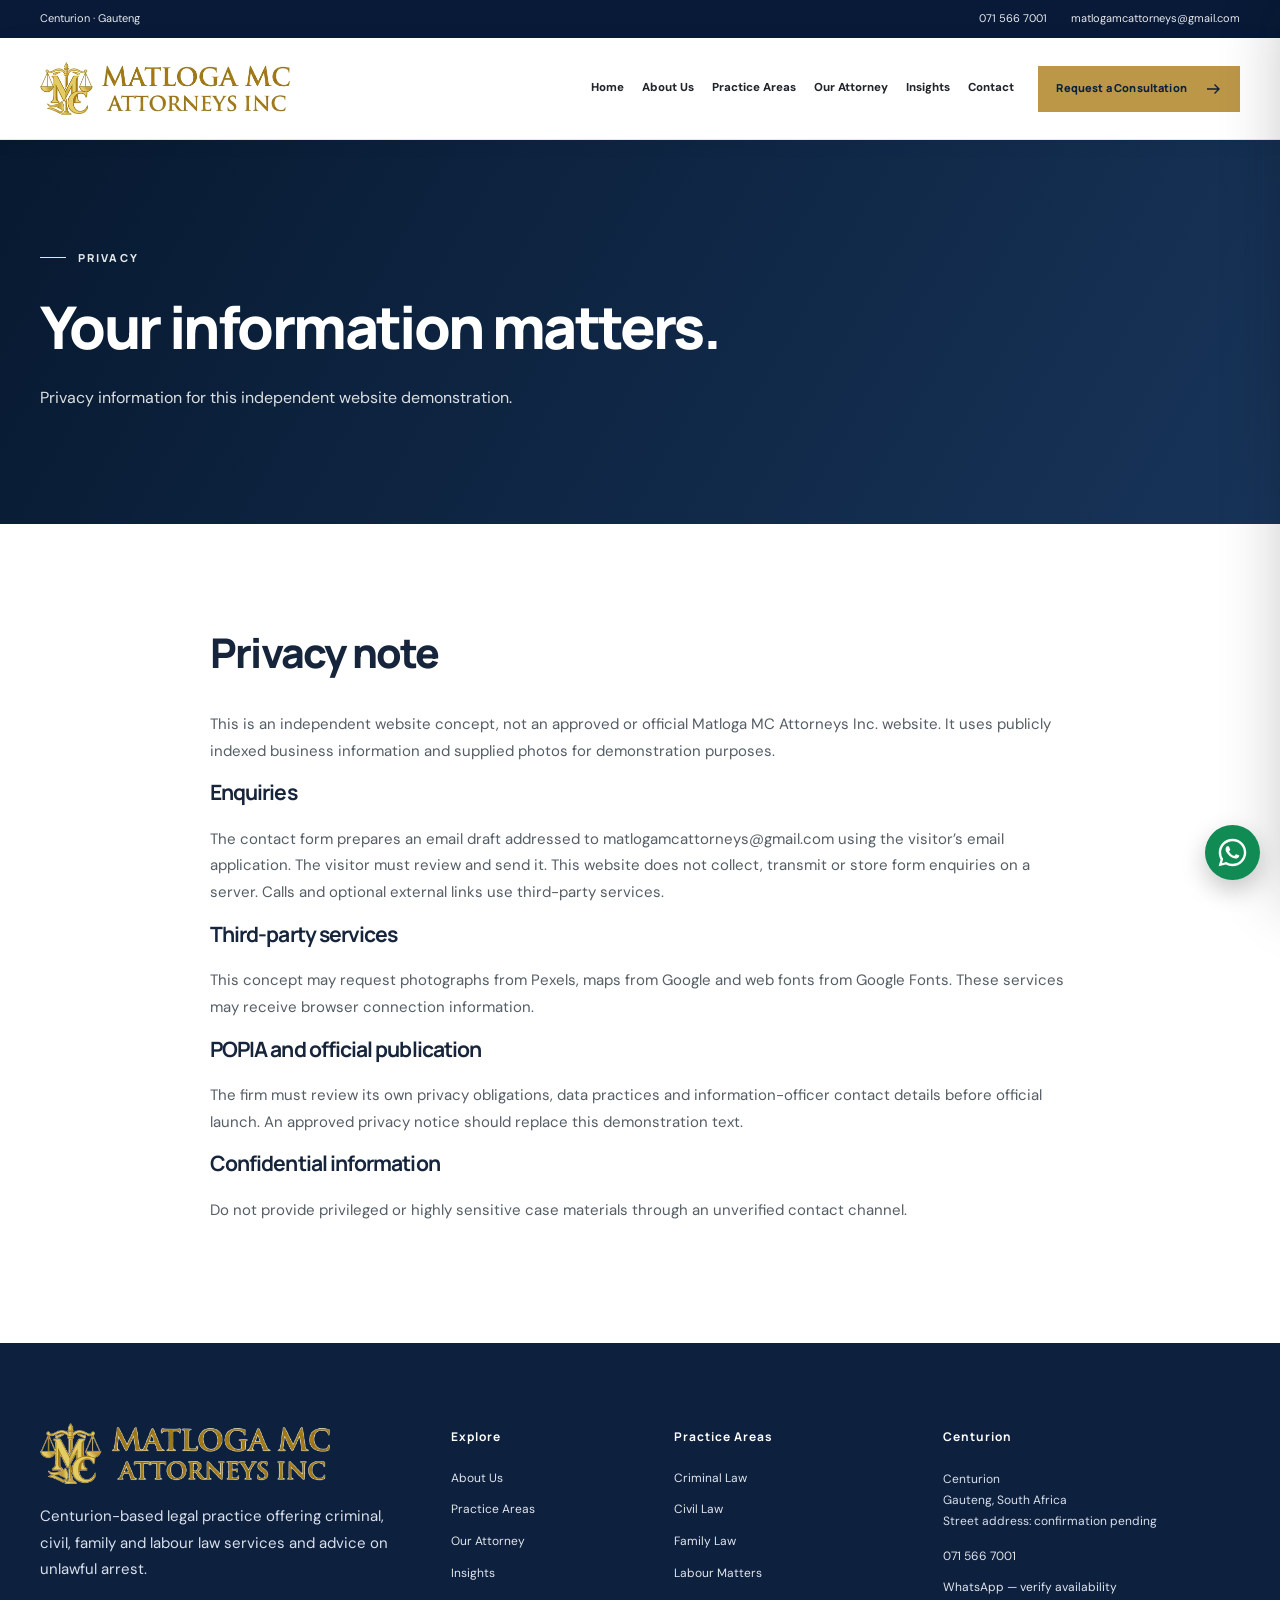
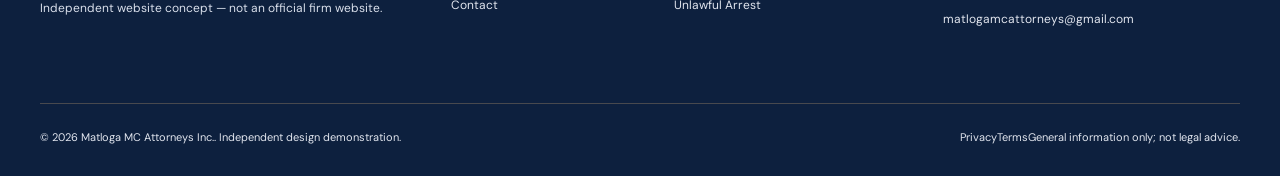
<file: privacy/index.html>
<!DOCTYPE html>

<html lang="en-ZA"><head><meta charset="utf-8"/><meta content="width=device-width,initial-scale=1" name="viewport"/><meta content="#0b2042" name="theme-color"/><title>Privacy | Matloga MC Attorneys Inc. Website Concept</title><meta content="Privacy information for this independent Matloga MC Attorneys Inc. website demonstration." name="description"/><meta content="noindex,follow,noarchive,max-image-preview:large" name="robots"/><link href="/assets/favicon.png" rel="icon" type="image/png"/><link href="https://images.pexels.com" rel="preconnect"/><link href="https://fonts.googleapis.com" rel="preconnect"/><link crossorigin="" href="https://fonts.gstatic.com" rel="preconnect"/><link href="/assets/site.css" rel="stylesheet"/><script defer="" src="/assets/site.js"></script><link href="https://matloga-mc-attorneys.vercel.app/privacy/" rel="canonical"/><meta content="website" property="og:type"/><meta content="en_ZA" property="og:locale"/><meta content="Matloga MC Attorneys Inc." property="og:site_name"/><meta content="https://matloga-mc-attorneys.vercel.app/privacy/" property="og:url"/><meta content="Privacy | Matloga MC Attorneys Inc. Website Concept" property="og:title"/><meta content="Privacy information for this independent Matloga MC Attorneys Inc. website demonstration." property="og:description"/><meta content="https://matloga-mc-attorneys.vercel.app/assets/matloga-mc-share-v3.jpg" property="og:image"/><meta content="https://matloga-mc-attorneys.vercel.app/assets/matloga-mc-share-v3.jpg" property="og:image:secure_url"/><meta content="image/jpeg" property="og:image:type"/><meta content="1200" property="og:image:width"/><meta content="630" property="og:image:height"/><meta content="Matloga MC Attorneys Inc. gold firm logo beside a client-supplied photograph of the attorney." property="og:image:alt"/><meta content="summary_large_image" name="twitter:card"/><meta content="https://matloga-mc-attorneys.vercel.app/privacy/" name="twitter:url"/><meta content="Privacy | Matloga MC Attorneys Inc. Website Concept" name="twitter:title"/><meta content="Privacy information for this independent Matloga MC Attorneys Inc. website demonstration." name="twitter:description"/><meta content="https://matloga-mc-attorneys.vercel.app/assets/matloga-mc-share-v3.jpg" name="twitter:image"/><meta content="Matloga MC Attorneys Inc. firm logo next to the attorney portrait." name="twitter:image:alt"/></head><body><a class="skip-link" href="#main">Skip to content</a><div class="topbar"><div class="container topbar-inner"><span class="topbar-address">Centurion · Gauteng</span><div class="topbar-links"><a href="tel:+27715667001">071 566 7001</a><a href="mailto:matlogamcattorneys@gmail.com">matlogamcattorneys@gmail.com</a></div></div></div><header class="nav-shell"><div class="container nav-inner"><a aria-label="Matloga MC Attorneys Inc. home" class="brand" href="/"><img alt="Matloga MC Attorneys Inc. logo" height="75" src="/assets/logo-header.png" width="260"/></a><nav aria-label="Main navigation" class="nav-links"><a class="nav-link" href="/">Home</a><a class="nav-link" href="/about/">About Us</a><a class="nav-link" href="/practice-areas/">Practice Areas</a><a class="nav-link" href="/our-attorney/">Our Attorney</a><a class="nav-link" href="/insights/">Insights</a><a class="nav-link" href="/contact/">Contact</a></nav><a class="btn btn-gold nav-cta" href="/contact/">Request a Consultation <svg aria-hidden="true" fill="none" height="18" stroke="currentColor" stroke-width="1.8" viewbox="0 0 24 24" width="18" xmlns="http://www.w3.org/2000/svg"><path d="M4 12h16m-6-6 6 6-6 6"></path></svg></a><button aria-controls="mobile-panel" aria-expanded="false" aria-label="Open navigation" class="menu-open" data-mobile-open="" type="button">☰</button></div></header><div class="mobile-backdrop" id="mobile-backdrop"></div><nav aria-hidden="true" aria-label="Mobile navigation" class="mobile-panel" id="mobile-panel" inert=""><div class="mobile-head"><img alt="Matloga MC Attorneys Inc. logo" height="75" src="/assets/logo-header.png" width="260"/><button aria-label="Close navigation" data-mobile-close="" type="button">×</button></div><div class="mobile-links"><a href="/">Home</a><a href="/about/">About Us</a><a href="/practice-areas/">Practice Areas</a><a href="/our-attorney/">Our Attorney</a><a href="/insights/">Insights</a><a href="/contact/">Contact</a></div><a class="btn btn-gold mobile-cta" href="/contact/">Contact the Firm <svg aria-hidden="true" fill="none" height="18" stroke="currentColor" stroke-width="1.8" viewbox="0 0 24 24" width="18" xmlns="http://www.w3.org/2000/svg"><path d="M4 12h16m-6-6 6 6-6 6"></path></svg></a></nav><main id="main"><section class="page-hero"><div class="container"><span class="eyebrow eyebrow-light">PRIVACY</span><h1>Your information matters.</h1><p>Privacy information for this independent website demonstration.</p></div></section><section class="section"><div class="container" style="max-width:860px"><h2>Privacy note</h2><p>This is an independent website concept, not an approved or official Matloga MC Attorneys Inc. website. It uses publicly indexed business information and supplied photos for demonstration purposes.</p><h3>Enquiries</h3><p>The contact form prepares an email draft addressed to matlogamcattorneys@gmail.com using the visitor’s email application. The visitor must review and send it. This website does not collect, transmit or store form enquiries on a server. Calls and optional external links use third-party services.</p><h3>Third-party services</h3><p>This concept may request photographs from Pexels, maps from Google and web fonts from Google Fonts. These services may receive browser connection information.</p><h3>POPIA and official publication</h3><p>The firm must review its own privacy obligations, data practices and information-officer contact details before official launch. An approved privacy notice should replace this demonstration text.</p><h3>Confidential information</h3><p>Do not provide privileged or highly sensitive case materials through an unverified contact channel.</p></div></section></main><footer class="site-footer"><div class="container"><div class="footer-grid"><div><a aria-label="Matloga MC Attorneys Inc. home" class="footer-logo" href="/"><img alt="Matloga MC Attorneys Inc. logo on transparent background" height="88" loading="eager" src="/assets/logo-footer-transparent.png" width="300"/></a><p>Centurion-based legal practice offering criminal, civil, family and labour law services and advice on unlawful arrest.</p><p class="demo-note">Independent website concept — not an official firm website.</p></div><div><h3>Explore</h3><div class="footer-links"><a href="/about/">About Us</a><a href="/practice-areas/">Practice Areas</a><a href="/our-attorney/">Our Attorney</a><a href="/insights/">Insights</a><a href="/contact/">Contact</a></div></div><div><h3>Practice Areas</h3><div class="footer-links"><a href="/practice-areas/#criminal">Criminal Law</a><a href="/practice-areas/#civil">Civil Law</a><a href="/practice-areas/#family">Family Law</a><a href="/practice-areas/#labour">Labour Matters</a><a href="/practice-areas/#arrest">Unlawful Arrest</a></div></div><div class="footer-location"><h3>Centurion</h3><address>Centurion<br/>Gauteng, South Africa<br/>Street address: confirmation pending</address><div class="footer-links" style="margin-top:15px"><a href="tel:+27715667001">071 566 7001</a><a href="https://wa.me/27715667001" rel="noopener noreferrer" target="_blank">WhatsApp — verify availability</a><a href="mailto:matlogamcattorneys@gmail.com">matlogamcattorneys@gmail.com</a></div></div></div><div class="footer-bottom"><span>© 2026 Matloga MC Attorneys Inc.. Independent design demonstration.</span><span class="footer-legal"><a href="/privacy/">Privacy</a><a href="/terms/">Terms</a><span>General information only; not legal advice.</span></span></div></div></footer><a aria-label="Open WhatsApp enquiry to the published contact number (WhatsApp availability unverified)" class="floating-whatsapp" href="https://wa.me/27715667001?text=Hello%20Matloga%20MC%20Attorneys%20Inc.%2C%20I%20would%20like%20to%20enquire%20about%20legal%20services." rel="noopener noreferrer" target="_blank" title="Open WhatsApp enquiry — number not independently confirmed on WhatsApp"><svg aria-hidden="true" viewbox="0 0 32 32" xmlns="http://www.w3.org/2000/svg"><path d="M16 .8C7.61.8.8 7.59.8 15.98c0 2.69.7 5.31 2.03 7.62L.7 31.3l7.91-2.08a15.15 15.15 0 0 0 7.37 1.88h.01c8.38 0 15.2-6.82 15.2-15.2 0-4.06-1.58-7.88-4.46-10.76A15.07 15.07 0 0 0 16 .8Zm0 27.73a12.54 12.54 0 0 1-6.39-1.75l-.46-.27-4.7 1.23 1.25-4.58-.3-.47a12.5 12.5 0 0 1-1.93-6.7C3.47 9.08 9.08 3.47 16 3.47a12.45 12.45 0 0 1 8.87 3.68 12.48 12.48 0 0 1 3.67 8.86c0 6.91-5.62 12.52-12.54 12.52Zm6.88-9.38c-.38-.19-2.23-1.1-2.58-1.23-.34-.13-.59-.19-.84.19s-.96 1.23-1.18 1.49-.44.29-.82.1a10.32 10.32 0 0 1-3.04-1.88 11.39 11.39 0 0 1-2.1-2.61c-.22-.38-.02-.58.16-.77.17-.17.38-.44.57-.66s.25-.38.38-.63.06-.47-.03-.66c-.1-.19-.85-2.04-1.16-2.8-.3-.74-.61-.64-.84-.65l-.71-.01c-.25 0-.66.1-1.01.47-.34.38-1.32 1.29-1.32 3.13s1.35 3.62 1.53 3.87a14.37 14.37 0 0 0 5.51 4.89c1.03.45 1.84.72 2.48.93 1.04.33 1.98.29 2.72.18.83-.13 2.23-.91 2.55-1.79.31-.88.31-1.64.22-1.8-.09-.16-.34-.25-.72-.44Z" fill="currentColor"></path></svg><span aria-hidden="true" class="whatsapp-tooltip">WhatsApp Us</span></a><button aria-label="Back to top" class="scroll-top" title="Back to top" type="button">↑</button></body></html>
</file>
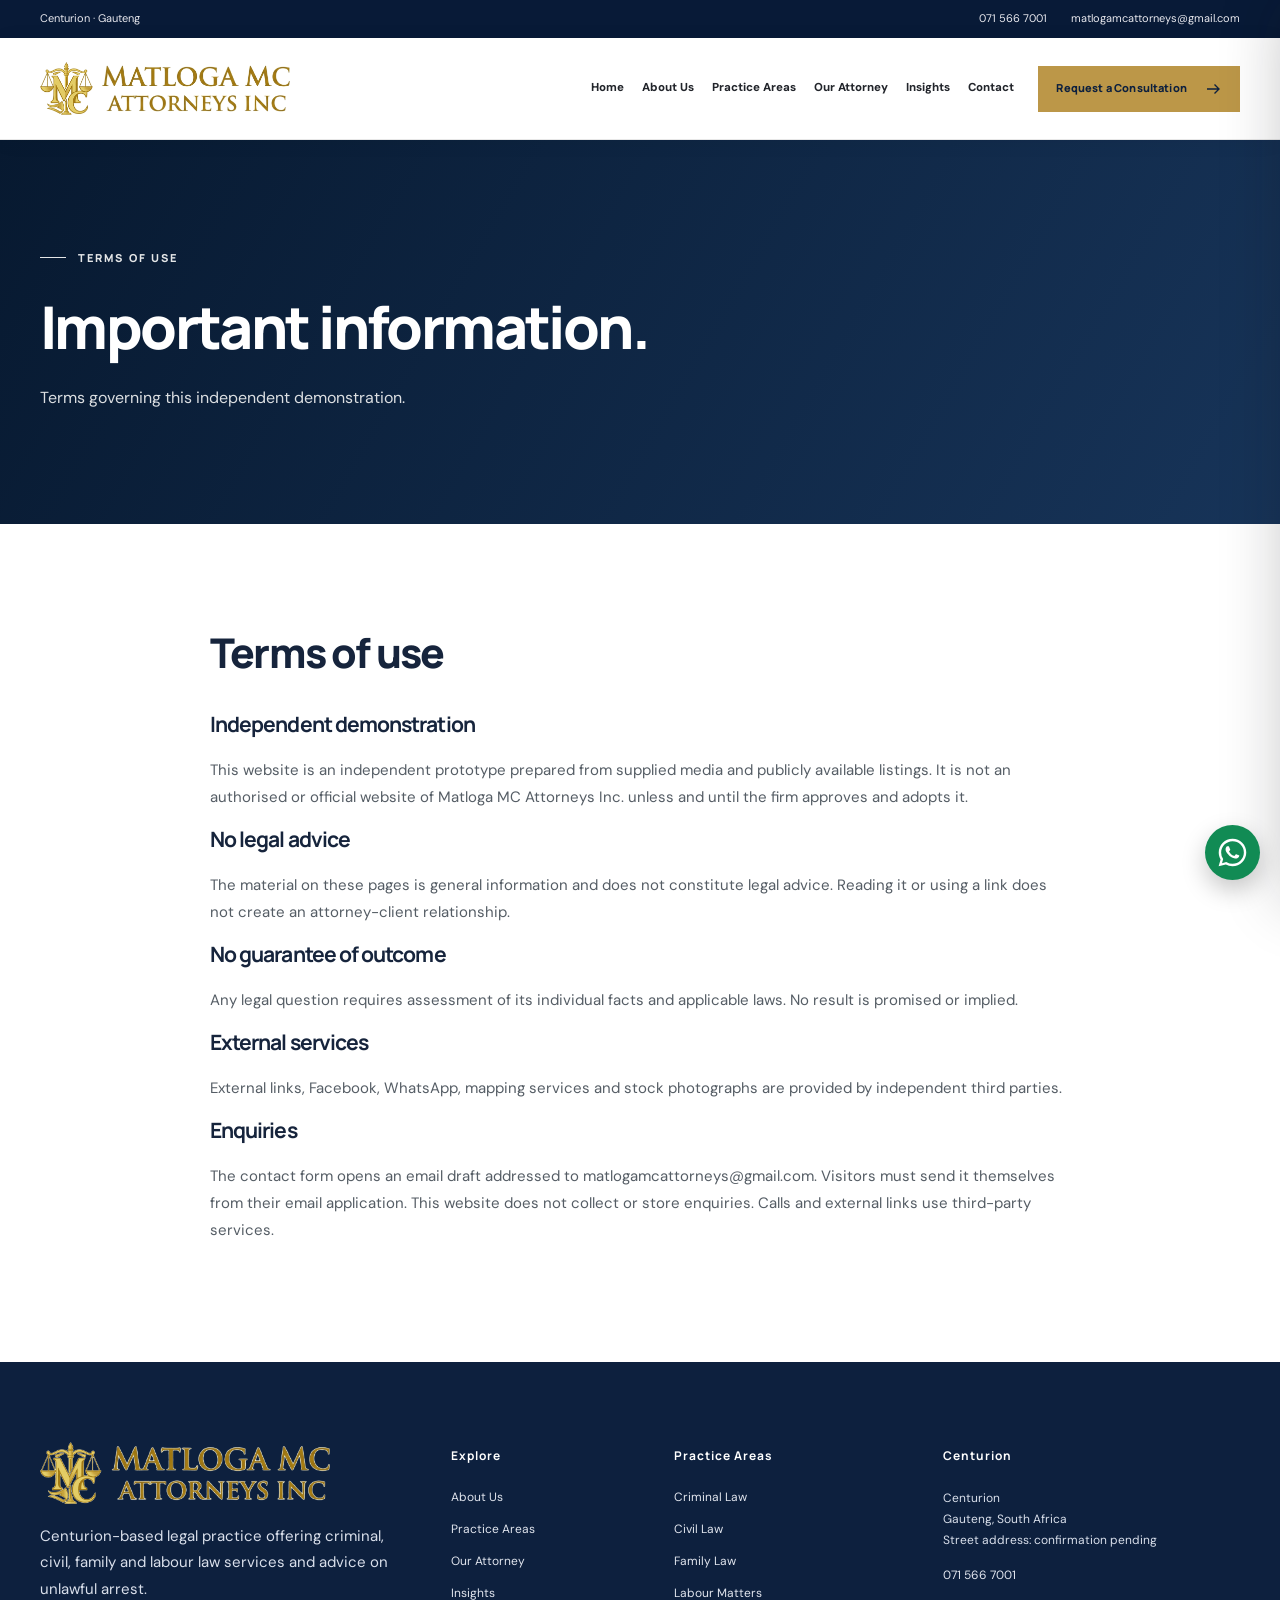
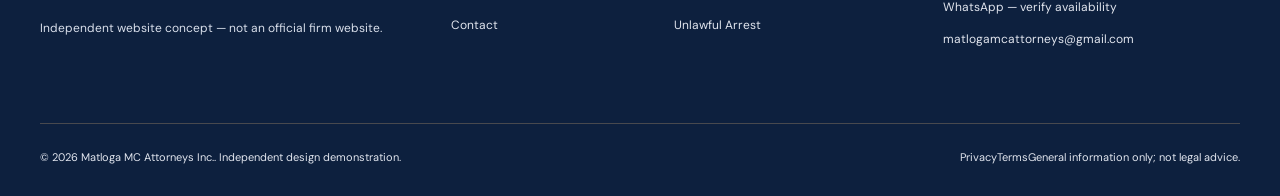
<file: terms/index.html>
<!DOCTYPE html>

<html lang="en-ZA"><head><meta charset="utf-8"/><meta content="width=device-width,initial-scale=1" name="viewport"/><meta content="#0b2042" name="theme-color"/><title>Terms of Use | Matloga MC Attorneys Inc. Website Concept</title><meta content="Terms and legal notices for this independent Matloga MC Attorneys Inc. website demonstration." name="description"/><meta content="noindex,follow,noarchive,max-image-preview:large" name="robots"/><link href="/assets/favicon.png" rel="icon" type="image/png"/><link href="https://images.pexels.com" rel="preconnect"/><link href="https://fonts.googleapis.com" rel="preconnect"/><link crossorigin="" href="https://fonts.gstatic.com" rel="preconnect"/><link href="/assets/site.css" rel="stylesheet"/><script defer="" src="/assets/site.js"></script><link href="https://matloga-mc-attorneys.vercel.app/terms/" rel="canonical"/><meta content="website" property="og:type"/><meta content="en_ZA" property="og:locale"/><meta content="Matloga MC Attorneys Inc." property="og:site_name"/><meta content="https://matloga-mc-attorneys.vercel.app/terms/" property="og:url"/><meta content="Terms of Use | Matloga MC Attorneys Inc. Website Concept" property="og:title"/><meta content="Terms and legal notices for this independent Matloga MC Attorneys Inc. website demonstration." property="og:description"/><meta content="https://matloga-mc-attorneys.vercel.app/assets/matloga-mc-share-v3.jpg" property="og:image"/><meta content="https://matloga-mc-attorneys.vercel.app/assets/matloga-mc-share-v3.jpg" property="og:image:secure_url"/><meta content="image/jpeg" property="og:image:type"/><meta content="1200" property="og:image:width"/><meta content="630" property="og:image:height"/><meta content="Matloga MC Attorneys Inc. gold firm logo beside a client-supplied photograph of the attorney." property="og:image:alt"/><meta content="summary_large_image" name="twitter:card"/><meta content="https://matloga-mc-attorneys.vercel.app/terms/" name="twitter:url"/><meta content="Terms of Use | Matloga MC Attorneys Inc. Website Concept" name="twitter:title"/><meta content="Terms and legal notices for this independent Matloga MC Attorneys Inc. website demonstration." name="twitter:description"/><meta content="https://matloga-mc-attorneys.vercel.app/assets/matloga-mc-share-v3.jpg" name="twitter:image"/><meta content="Matloga MC Attorneys Inc. firm logo next to the attorney portrait." name="twitter:image:alt"/></head><body><a class="skip-link" href="#main">Skip to content</a><div class="topbar"><div class="container topbar-inner"><span class="topbar-address">Centurion · Gauteng</span><div class="topbar-links"><a href="tel:+27715667001">071 566 7001</a><a href="mailto:matlogamcattorneys@gmail.com">matlogamcattorneys@gmail.com</a></div></div></div><header class="nav-shell"><div class="container nav-inner"><a aria-label="Matloga MC Attorneys Inc. home" class="brand" href="/"><img alt="Matloga MC Attorneys Inc. logo" height="75" src="/assets/logo-header.png" width="260"/></a><nav aria-label="Main navigation" class="nav-links"><a class="nav-link" href="/">Home</a><a class="nav-link" href="/about/">About Us</a><a class="nav-link" href="/practice-areas/">Practice Areas</a><a class="nav-link" href="/our-attorney/">Our Attorney</a><a class="nav-link" href="/insights/">Insights</a><a class="nav-link" href="/contact/">Contact</a></nav><a class="btn btn-gold nav-cta" href="/contact/">Request a Consultation <svg aria-hidden="true" fill="none" height="18" stroke="currentColor" stroke-width="1.8" viewbox="0 0 24 24" width="18" xmlns="http://www.w3.org/2000/svg"><path d="M4 12h16m-6-6 6 6-6 6"></path></svg></a><button aria-controls="mobile-panel" aria-expanded="false" aria-label="Open navigation" class="menu-open" data-mobile-open="" type="button">☰</button></div></header><div class="mobile-backdrop" id="mobile-backdrop"></div><nav aria-hidden="true" aria-label="Mobile navigation" class="mobile-panel" id="mobile-panel" inert=""><div class="mobile-head"><img alt="Matloga MC Attorneys Inc. logo" height="75" src="/assets/logo-header.png" width="260"/><button aria-label="Close navigation" data-mobile-close="" type="button">×</button></div><div class="mobile-links"><a href="/">Home</a><a href="/about/">About Us</a><a href="/practice-areas/">Practice Areas</a><a href="/our-attorney/">Our Attorney</a><a href="/insights/">Insights</a><a href="/contact/">Contact</a></div><a class="btn btn-gold mobile-cta" href="/contact/">Contact the Firm <svg aria-hidden="true" fill="none" height="18" stroke="currentColor" stroke-width="1.8" viewbox="0 0 24 24" width="18" xmlns="http://www.w3.org/2000/svg"><path d="M4 12h16m-6-6 6 6-6 6"></path></svg></a></nav><main id="main"><section class="page-hero"><div class="container"><span class="eyebrow eyebrow-light">TERMS OF USE</span><h1>Important information.</h1><p>Terms governing this independent demonstration.</p></div></section><section class="section"><div class="container" style="max-width:860px"><h2>Terms of use</h2><h3>Independent demonstration</h3><p>This website is an independent prototype prepared from supplied media and publicly available listings. It is not an authorised or official website of Matloga MC Attorneys Inc. unless and until the firm approves and adopts it.</p><h3>No legal advice</h3><p>The material on these pages is general information and does not constitute legal advice. Reading it or using a link does not create an attorney-client relationship.</p><h3>No guarantee of outcome</h3><p>Any legal question requires assessment of its individual facts and applicable laws. No result is promised or implied.</p><h3>External services</h3><p>External links, Facebook, WhatsApp, mapping services and stock photographs are provided by independent third parties.</p><h3>Enquiries</h3><p>The contact form opens an email draft addressed to matlogamcattorneys@gmail.com. Visitors must send it themselves from their email application. This website does not collect or store enquiries. Calls and external links use third-party services.</p></div></section></main><footer class="site-footer"><div class="container"><div class="footer-grid"><div><a aria-label="Matloga MC Attorneys Inc. home" class="footer-logo" href="/"><img alt="Matloga MC Attorneys Inc. logo on transparent background" height="88" loading="eager" src="/assets/logo-footer-transparent.png" width="300"/></a><p>Centurion-based legal practice offering criminal, civil, family and labour law services and advice on unlawful arrest.</p><p class="demo-note">Independent website concept — not an official firm website.</p></div><div><h3>Explore</h3><div class="footer-links"><a href="/about/">About Us</a><a href="/practice-areas/">Practice Areas</a><a href="/our-attorney/">Our Attorney</a><a href="/insights/">Insights</a><a href="/contact/">Contact</a></div></div><div><h3>Practice Areas</h3><div class="footer-links"><a href="/practice-areas/#criminal">Criminal Law</a><a href="/practice-areas/#civil">Civil Law</a><a href="/practice-areas/#family">Family Law</a><a href="/practice-areas/#labour">Labour Matters</a><a href="/practice-areas/#arrest">Unlawful Arrest</a></div></div><div class="footer-location"><h3>Centurion</h3><address>Centurion<br/>Gauteng, South Africa<br/>Street address: confirmation pending</address><div class="footer-links" style="margin-top:15px"><a href="tel:+27715667001">071 566 7001</a><a href="https://wa.me/27715667001" rel="noopener noreferrer" target="_blank">WhatsApp — verify availability</a><a href="mailto:matlogamcattorneys@gmail.com">matlogamcattorneys@gmail.com</a></div></div></div><div class="footer-bottom"><span>© 2026 Matloga MC Attorneys Inc.. Independent design demonstration.</span><span class="footer-legal"><a href="/privacy/">Privacy</a><a href="/terms/">Terms</a><span>General information only; not legal advice.</span></span></div></div></footer><a aria-label="Open WhatsApp enquiry to the published contact number (WhatsApp availability unverified)" class="floating-whatsapp" href="https://wa.me/27715667001?text=Hello%20Matloga%20MC%20Attorneys%20Inc.%2C%20I%20would%20like%20to%20enquire%20about%20legal%20services." rel="noopener noreferrer" target="_blank" title="Open WhatsApp enquiry — number not independently confirmed on WhatsApp"><svg aria-hidden="true" viewbox="0 0 32 32" xmlns="http://www.w3.org/2000/svg"><path d="M16 .8C7.61.8.8 7.59.8 15.98c0 2.69.7 5.31 2.03 7.62L.7 31.3l7.91-2.08a15.15 15.15 0 0 0 7.37 1.88h.01c8.38 0 15.2-6.82 15.2-15.2 0-4.06-1.58-7.88-4.46-10.76A15.07 15.07 0 0 0 16 .8Zm0 27.73a12.54 12.54 0 0 1-6.39-1.75l-.46-.27-4.7 1.23 1.25-4.58-.3-.47a12.5 12.5 0 0 1-1.93-6.7C3.47 9.08 9.08 3.47 16 3.47a12.45 12.45 0 0 1 8.87 3.68 12.48 12.48 0 0 1 3.67 8.86c0 6.91-5.62 12.52-12.54 12.52Zm6.88-9.38c-.38-.19-2.23-1.1-2.58-1.23-.34-.13-.59-.19-.84.19s-.96 1.23-1.18 1.49-.44.29-.82.1a10.32 10.32 0 0 1-3.04-1.88 11.39 11.39 0 0 1-2.1-2.61c-.22-.38-.02-.58.16-.77.17-.17.38-.44.57-.66s.25-.38.38-.63.06-.47-.03-.66c-.1-.19-.85-2.04-1.16-2.8-.3-.74-.61-.64-.84-.65l-.71-.01c-.25 0-.66.1-1.01.47-.34.38-1.32 1.29-1.32 3.13s1.35 3.62 1.53 3.87a14.37 14.37 0 0 0 5.51 4.89c1.03.45 1.84.72 2.48.93 1.04.33 1.98.29 2.72.18.83-.13 2.23-.91 2.55-1.79.31-.88.31-1.64.22-1.8-.09-.16-.34-.25-.72-.44Z" fill="currentColor"></path></svg><span aria-hidden="true" class="whatsapp-tooltip">WhatsApp Us</span></a><button aria-label="Back to top" class="scroll-top" title="Back to top" type="button">↑</button></body></html>
</file>
<file: assets/site.css>
@import url('https://fonts.googleapis.com/css2?family=DM+Sans:wght@400;500;600;700&family=Manrope:wght@400;500;600;700;800&display=swap');
:root{--navy:#181b20;--navy-deep:#101216;--navy-soft:#30343c;--gold:#505863;--gold-light:#e2e5e8;--red:#25282d;--ink:#171b21;--body:#58616d;--line:#e7e9ec;--cream:#f5f6f7;--white:#fff;--shadow:0 24px 65px rgba(10,13,18,.14)}
*,*::before,*::after{box-sizing:border-box}html{scroll-behavior:smooth;scroll-padding-top:110px}body{margin:0;background:#fff;color:var(--ink);font:400 15px/1.78 'DM Sans',Arial,sans-serif;-webkit-font-smoothing:antialiased}body.nav-open{overflow:hidden}img{max-width:100%;display:block}button,input,textarea,select{font:inherit}button{cursor:pointer}a{color:inherit;text-decoration:none}::selection{background:#e0e3e6;color:#1a1c20}:focus-visible{outline:3px solid #525862;outline-offset:4px}.container{width:min(100% - 72px,1200px);margin-inline:auto}.skip-link{position:absolute;top:-100px;left:10px;z-index:1000;color:#fff;background:var(--navy);padding:9px 17px}.skip-link:focus{top:8px}h1,h2,h3,h4,p{margin-top:0}h1,h2,h3{font-family:Manrope,Arial,sans-serif;letter-spacing:-.044em;line-height:1.2}h1{font-size:clamp(44px,5.1vw,74px);font-weight:800}h2{font-size:clamp(30px,3.2vw,48px);font-weight:800}h3{font-size:clamp(17px,1.65vw,23px)}p{color:var(--body)}.centered{text-align:center}.section{padding:104px 0}.cream{background:var(--cream)}.section-heading{margin-bottom:42px;max-width:770px}.section-heading.centered{margin-inline:auto}.section-heading h2{margin:15px 0 15px}.section-heading p{margin:0;font-size:16px;line-height:1.78}.eyebrow{display:inline-flex;align-items:center;gap:12px;color:var(--gold);font-size:11px;font-family:Manrope,Arial,sans-serif;font-weight:800;letter-spacing:2.1px;text-transform:uppercase;line-height:1.55}.eyebrow::before{content:"";width:26px;flex:0 0 26px;height:1px;background:currentColor}.eyebrow-light{color:var(--gold-light)}.accent-line{width:57px;height:3px;background:var(--gold);margin:24px 0}.btn{display:inline-flex;align-items:center;justify-content:center;gap:17px;padding:14px 23px;min-height:49px;font-size:12px;font-weight:800;letter-spacing:.015em;font-family:Manrope,Arial,sans-serif;line-height:1.3;text-align:center;border:1px solid transparent;transition:background .2s,transform .2s,border-color .2s;white-space:normal}.btn:hover{transform:translateY(-2px)}.btn svg{flex:none}.btn-gold{background:#20252c;border-color:#20252c;color:#fff}.btn-gold:hover{background:#171b20;border-color:#171b20;color:#fff}.btn-navy{color:#fff;background:var(--navy);border-color:var(--navy)}.btn-navy:hover{background:#343943}.btn-outline{border-color:#fff9;color:#fff;background:#ffffff08}.btn-outline:hover{background:#ffffff1d}.text-link{display:inline-flex;align-items:center;gap:13px;color:#22252b;font-size:12px;font-weight:800;font-family:Manrope,Arial,sans-serif;border-bottom:1px solid var(--gold);padding-bottom:6px}.text-link:hover{color:#20252c}.text-link svg{width:16px}.section-action{margin-top:38px}
/* Reference site navigation: restrained utility bar, white main navigation */
.topbar{background:#101215;color:#e0e2ea;font-size:11px}.topbar-inner{min-height:38px;display:flex;justify-content:space-between;align-items:center;gap:18px}.topbar-address,.topbar-links,.topbar-links a{display:inline-flex;align-items:center;gap:7px}.topbar svg{height:15px;width:15px;color:#c8ccd1}.topbar-links{gap:24px}.topbar-links a:hover{color:#c8ccd1}.nav-shell{position:sticky;top:0;background:#fff;z-index:80;box-shadow:0 2px 20px #181b200e}.nav-inner{min-height:101px;display:flex;align-items:center;gap:24px}.brand{display:flex;align-items:center;flex:0 0 260px;width:260px}.brand img{width:260px;height:auto;max-height:80px;object-fit:contain}.nav-links{display:flex;gap:18px;margin-left:auto;align-items:center}.nav-link{font-size:11.5px;font-weight:800;color:#22252b;white-space:nowrap;position:relative;padding:12px 0}.nav-link::after{content:"";position:absolute;bottom:6px;left:0;right:100%;height:2px;background:var(--gold);transition:right .2s}.nav-link.active::after,.nav-link:hover::after{right:0}.nav-link.active{color:#20252c}.nav-cta{padding:13px 17px;min-height:44px;white-space:nowrap;font-size:11px}.menu-open{display:none;background:transparent;border:1px solid #e3e3e3;color:var(--navy);width:44px;height:44px;align-items:center;justify-content:center;margin-left:auto}.mobile-backdrop{position:fixed;inset:0;background:#101215b3;z-index:85;visibility:hidden;opacity:0;transition:opacity .2s,visibility .2s}.mobile-backdrop.visible{opacity:1;visibility:visible}.mobile-panel{position:fixed;right:0;top:0;bottom:0;z-index:90;display:block;width:min(89vw,380px);padding:24px;background:white;overflow-y:auto;transform:translateX(105%);box-shadow:-15px 0 60px #1012153d;transition:transform .23s}.mobile-panel.open{transform:translateX(0)}.mobile-head{display:flex;align-items:center;justify-content:space-between;gap:12px;padding-bottom:25px;border-bottom:1px solid var(--line)}.mobile-head img{width:175px;height:auto}.mobile-head button{background:#eff0f2;border:0;color:var(--navy);font-size:26px;line-height:1;width:39px;height:39px}.mobile-links{display:flex;flex-direction:column;margin:14px 0 27px}.mobile-links a{padding:13px 3px;border-bottom:1px solid #efeee9;font-size:14px;font-weight:700}.mobile-cta{width:100%}
/* Full-bleed image, overlaid text: matches original Were reference hero */
.hero{min-height:665px;background:#111318;color:#fff;position:relative;isolation:isolate;display:flex;align-items:center;overflow:hidden}.hero::before{content:"";position:absolute;z-index:-2;inset:0;background-image:linear-gradient(90deg,rgba(5,14,32,.98) 0%,rgba(6,16,36,.94) 31%,rgba(7,19,41,.79) 57%,rgba(5,14,31,.15) 100%),var(--hero-image);background-position:center;background-size:cover}.hero::after{content:"";position:absolute;z-index:-1;inset:0;background:linear-gradient(0deg,rgba(4,12,30,.39),transparent 24%)}.hero-inner{width:min(100% - 72px,1200px);padding:88px 0 119px}.hero-copy{max-width:725px}.hero h1{color:#fff;margin:24px 0 27px;line-height:1.15}.hero h1 em{color:var(--gold-light);font-style:normal}.hero-copy p{color:#d8dade;max-width:570px;font-size:16px;line-height:1.85}.hero-actions{display:flex;gap:14px;flex-wrap:wrap;margin-top:34px}.hero-bottom{position:absolute;left:0;right:0;bottom:0;color:#e8eaf0;border-top:1px solid #fff3}.hero-bottom-inner{min-height:60px;display:flex;align-items:center;justify-content:space-between;gap:20px}.hero-notes{display:flex;align-items:center;gap:28px;font-size:11px}.hero-notes span{display:flex;align-items:center;gap:9px}.hero-notes span::before{content:"";height:6px;width:6px;background:var(--gold-light);border-radius:50%}.scroll-cue{font-weight:700;letter-spacing:1.4px;font-size:10px;white-space:nowrap}
/* Reference intro portrait treatment */
.intro-grid{display:grid;grid-template-columns:minmax(0,1fr) minmax(0,1fr);gap:90px;align-items:center}.intro-picture{position:relative;min-width:0}.intro-picture>img{width:100%;height:auto;aspect-ratio:1/1;object-fit:cover;object-position:center 18%;box-shadow:var(--shadow)}.intro-picture::before{content:"";position:absolute;border-top:9px solid #e9ebed;border-left:9px solid #e9ebed;left:-25px;top:-24px;height:105px;width:105px;pointer-events:none;z-index:1}.picture-stamp{position:absolute;right:-22px;bottom:-22px;background:var(--navy);padding:23px 27px;color:white;box-shadow:var(--shadow);display:flex;flex-direction:column;line-height:1.3;min-width:164px}.picture-stamp small{font-size:10px;color:var(--gold-light);letter-spacing:2px;font-weight:700}.picture-stamp strong{font:800 30px Manrope,Arial,sans-serif;margin:5px 0}.picture-stamp span{font-size:10px;color:#e5e6e7}.intro-copy h2{margin:18px 0 0}.intro-copy h3{color:var(--navy);margin-bottom:14px}.intro-copy p{line-height:1.85;margin-bottom:16px}.intro-copy blockquote{font:600 16px/1.7 Manrope,Arial,sans-serif;border-left:3px solid var(--gold);padding:12px 0 12px 23px;margin:25px 0;color:#222832}
/* Image-led practice cards: no image stretching */
.practice-grid{display:grid;grid-template-columns:repeat(3,minmax(0,1fr));gap:23px}.practice-card{height:340px;min-width:0;overflow:hidden;position:relative;background:#23262b;display:block;color:#fff}.practice-card>img{position:absolute;inset:0;width:100%;height:100%;object-fit:cover;object-position:center;transition:transform .35s ease}.practice-card:hover>img{transform:scale(1.055)}.practice-shade{position:absolute;inset:0;background:linear-gradient(180deg,#1012150a 15%,#101215d5 70%,#101215ee 100%)}.practice-card-text{position:absolute;bottom:0;left:0;right:0;padding:27px 27px 25px}.card-number{font-size:10px;letter-spacing:2.2px;color:var(--gold-light);font-weight:700}.practice-card h3{font-size:19px;color:white;margin:9px 0 7px}.practice-card p{font-size:12px;line-height:1.5;color:#e3e8f0;max-width:285px;margin-bottom:0}.card-arrow{position:absolute;bottom:27px;right:24px}.card-arrow svg{width:19px;height:19px;color:#c8ccd1}
.purpose-grid{display:grid;grid-template-columns:1fr 1.08fr;gap:95px;align-items:start}.purpose-grid h2{margin:18px 0 23px}.purpose-grid>div>p{font-size:16px;max-width:440px}.value-grid{display:grid;grid-template-columns:1fr 1fr;gap:32px 40px}.value-grid>div{border-top:1px solid var(--line);padding-top:16px}.value-grid span,.three-values span{font-size:12px;color:var(--gold);font-weight:800;letter-spacing:2px}.value-grid h3{margin:10px 0 8px;font-size:17px}.value-grid p{font-size:13px;line-height:1.7}.two-column{display:grid;grid-template-columns:minmax(0,1fr) minmax(0,1fr);gap:80px;align-items:center}.two-column>div{min-width:0}.two-column h2{margin:17px 0 23px}.two-column p{font-size:15px;line-height:1.9}.two-column .btn{margin-top:15px}.section-navy{background:var(--navy);color:#fff}.section-navy h2{color:#fff}.section-navy p{color:#d4dce9}.decorative-photo,.picture-frame{width:100%;overflow:hidden}.decorative-photo img{width:100%;height:auto;aspect-ratio:6/4;object-fit:cover}.picture-frame img{width:100%;height:auto;aspect-ratio:1.19/1;object-fit:cover}.insight-grid{display:grid;grid-template-columns:repeat(3,minmax(0,1fr));gap:25px}.insight-card{min-width:0;border:1px solid #e7e5e0;background:white;padding:26px}.insight-image{display:block;overflow:hidden;background:#e4e4e0}.insight-image img{width:100%;height:auto;aspect-ratio:4/3;object-fit:cover;object-position:center;transition:transform .3s}.insight-image:hover img{transform:scale(1.04)}.insight-copy{padding-top:17px}.overline{font-family:Manrope,Arial,sans-serif;font-size:10px;letter-spacing:1.8px;color:#20252c;font-weight:800}.insight-copy h3{font-size:20px;margin:23px 0 12px;line-height:1.35}.insight-copy h3 a:hover{color:#171b20}.insight-copy p{font-size:13px;line-height:1.8;min-height:53px}.insight-copy .text-link{margin-top:9px}
/* Inner pages */
.page-hero{background:radial-gradient(circle at 83% 32%,#31353b 0%,transparent 42%),linear-gradient(120deg,#181b20,#222830);color:white;padding:100px 0 95px}.page-hero h1{max-width:830px;font-size:clamp(40px,4.6vw,64px);margin:25px 0 22px}.page-hero p{color:#cdd5e3;max-width:630px;font-size:16px}.three-values{display:grid;grid-template-columns:repeat(3,minmax(0,1fr));gap:24px}.three-values article{background:#fff;padding:32px;min-width:0;border:1px solid var(--line)}.three-values h3{margin:15px 0 10px}.three-values p{font-size:13px}.reverse{direction:rtl}.reverse>*{direction:ltr}.jump-chips{display:flex;gap:12px;flex-wrap:wrap;justify-content:center;margin-top:35px}.jump-chips a{border:1px solid #DED6DA;color:#242b34;font-size:12px;font-weight:700;padding:8px 13px}.jump-chips a:hover{background:var(--navy);color:white}.practice-detail{padding:85px 0;scroll-margin-top:115px}.detail-grid{display:grid;grid-template-columns:minmax(0,1fr) minmax(0,1fr);align-items:center;gap:80px}.detail-grid.reverse{direction:rtl}.detail-grid.reverse>*{direction:ltr}.detail-photo img{width:100%;height:auto;aspect-ratio:5/4;object-fit:cover;object-position:center}.detail-copy h2{margin:16px 0 15px}.detail-copy h3{font-size:18px;font-weight:700;letter-spacing:-.018em;margin-bottom:16px;color:#343b44}.detail-copy>p{line-height:1.8}.detail-topics{font-size:12px;font-weight:700;color:#3a3c40;border-left:3px solid var(--gold);padding-left:17px;margin:25px 0!important}.profile-layout{display:grid;grid-template-columns:.9fr 1.1fr;gap:88px;align-items:center}.profile-photo{position:relative}.profile-photo>img{width:100%;height:auto;aspect-ratio:1/1;object-fit:cover;box-shadow:var(--shadow)}.profile-body h2{margin:18px 0 6px}.profile-role{font-weight:800;font-size:11px;letter-spacing:1.4px;color:#20252c}.profile-body p{line-height:1.85}.team-grid{display:grid;grid-template-columns:repeat(3,minmax(0,1fr));gap:24px}.team-grid article{text-align:center;background:#fff;border:1px solid var(--line);padding:35px 22px}.initials{margin:0 auto 19px;border-radius:50%;width:79px;height:79px;background:#e4edf8;color:#20262f;display:grid;place-items:center;font:800 24px Manrope,Arial,sans-serif}.team-grid article:nth-child(2) .initials{background:#F9E5EA;color:#20252c}.team-grid article:nth-child(3) .initials{background:#f6e1e5;color:#2f3237}.team-grid h3{margin:0;font-size:18px}.team-grid span{font-size:11px;text-transform:uppercase;letter-spacing:1.4px;color:#50535a}.guide-article{padding:42px 46px;background:#fff;margin:0 auto 25px;scroll-margin-top:120px;max-width:900px}.guide-article h2{font-size:30px;margin:13px 0 24px}.guide-article p{line-height:1.9}.contact-grid{display:grid;grid-template-columns:.85fr 1.15fr;gap:75px;align-items:start}.contact-copy h2{margin:17px 0 19px}.contact-copy p{margin-bottom:30px}.contact-line{display:flex;gap:16px;border-top:1px solid var(--line);padding:18px 0;align-items:flex-start}.contact-line>svg{color:#20252c;flex:none;margin-top:5px}.contact-line>div{display:flex;flex-direction:column;gap:4px;min-width:0}.contact-line strong{font-size:12px;text-transform:uppercase;letter-spacing:.8px}.contact-line a,.contact-line span{font-size:14px;overflow-wrap:anywhere}.contact-line a:hover{color:#20252c}.contact-form-shell{background:var(--cream);border:1px solid #dfe9e5;padding:35px}.contact-form-shell h3{font-size:26px;margin-bottom:6px}.contact-form-shell>p{font-size:13px}.contact-form-shell form{margin-top:22px}.contact-form-shell label{display:flex;flex-direction:column;font-size:12px;font-weight:700;gap:6px;margin-bottom:16px}.contact-form-shell input,.contact-form-shell select,.contact-form-shell textarea{border:1px solid #dcdedb;background:white;min-width:0;width:100%;padding:12px 13px;outline:none;border-radius:0;color:var(--ink)}.contact-form-shell textarea{resize:vertical}.contact-form-shell input:focus,.contact-form-shell textarea:focus,.contact-form-shell select:focus{border-color:var(--gold);box-shadow:0 0 0 2px #20252c22}.form-grid{display:grid;grid-template-columns:repeat(2,minmax(0,1fr));gap:15px}.honeypot{position:absolute;width:1px;height:1px;overflow:hidden;opacity:0;pointer-events:none}.contact-form-shell #form-status{font-size:12px;margin-top:14px;color:#555b65}.office-grid{display:grid;grid-template-columns:repeat(2,minmax(0,1fr));gap:25px}.office-card{background:#fff;border:1px solid var(--line);padding:36px;min-width:0}.office-card h3{margin:17px 0}.office-card p{display:flex;align-items:flex-start;gap:10px;font-size:14px;min-height:75px}.office-card p svg{flex:0 0 18px;margin-top:4px}.legal-copy{max-width:850px}.legal-copy h2{margin-bottom:28px}.legal-copy h3{margin-top:30px}.legal-copy a{color:#20252c;text-decoration:underline}
/* Footer and the lone circular floating contact control */
.closing{background:#101216;color:white;padding:65px 0}.closing-inner{display:flex;gap:30px;align-items:center;justify-content:space-between}.closing h2{font-size:clamp(28px,3vw,40px);margin:15px 0 10px;color:white}.closing p{color:#ccd4e3;margin:0}.closing .btn{flex:none}.site-footer{background:#222a31;color:#d1d7e1;padding:80px 0 0}.footer-grid{display:grid;grid-template-columns:1.4fr .67fr .85fr 1.15fr;gap:50px;padding-bottom:72px}.footer-logo{max-width:300px;display:block;margin-bottom:19px;background:transparent!important;border:none!important;padding:0!important}.footer-logo img{width:100%;height:auto;object-fit:contain;background:transparent}.footer-about p{font-size:13px;color:#b5bdcc;max-width:280px}.site-footer h3{font:700 12px Manrope,Arial,sans-serif;letter-spacing:1px;color:white;margin:5px 0 24px}.footer-links{display:flex;flex-direction:column;gap:12px}.footer-links a{color:#b8c0d0;font-size:12px;line-height:1.65}.footer-links a:hover,.footer-bottom a:hover{color:var(--gold-light)}.site-footer address{font-style:normal;font-size:12px;color:#b8c0d0;line-height:1.75}.site-footer address strong{color:#fff}.footer-contact{margin-top:20px}.footer-bottom{padding:24px 0 28px;display:flex;justify-content:space-between;align-items:center;gap:20px;border-top:1px solid #ffffff27;color:#929bab;font-size:11px}.footer-bottom>div{display:flex;align-items:center;gap:17px;flex-wrap:wrap}.floating-contact{position:fixed;right:23px;bottom:23px;z-index:60;display:grid;place-items:center;background:#118b54;color:#fff;border-radius:50%;width:50px;height:50px;box-shadow:0 10px 25px #0003;transition:transform .2s}.floating-contact:hover{transform:translateY(-4px)}.floating-contact svg{width:26px;height:26px}.whatsapp-tooltip{position:absolute;right:69px;white-space:nowrap;border-radius:5px;background:#232a31;color:white;padding:8px 10px;font-size:11px;font-weight:700;opacity:0;visibility:hidden;transition:opacity .2s;pointer-events:none}.floating-contact:hover .whatsapp-tooltip,.floating-contact:focus-visible .whatsapp-tooltip{opacity:1;visibility:visible}.scroll-top{position:fixed;right:27px;bottom:84px;z-index:55;border:1px solid #ECE3E6;background:#fff;color:var(--navy);width:40px;height:40px;display:none;place-items:center;box-shadow:0 6px 25px #0002}.scroll-top.show{display:grid}
@media(max-width:1200px){.nav-inner{gap:15px}.brand,.brand img{width:220px;flex-basis:220px}.nav-links{gap:13px}.nav-cta{padding:12px}.intro-grid{gap:55px}.footer-grid{gap:29px}}
@media(max-width:1050px){.nav-links,.nav-cta{display:none}.menu-open{display:flex}.nav-inner{min-height:76px}.brand,.brand img{width:228px;flex-basis:228px}.footer-grid{grid-template-columns:1.2fr 1fr 1fr;gap:35px}.footer-grid>div:last-child{grid-column:1/-1;display:grid;grid-template-columns:1fr 1fr;gap:15px}.footer-grid>div:last-child h3{grid-column:1/-1;margin-bottom:0}.footer-contact{margin:0}.intro-grid,.two-column,.detail-grid{gap:45px}.contact-grid{gap:35px}}
@media(max-width:850px){.container{width:min(100% - 46px,1200px)}.section{padding:78px 0}.hero-inner{width:min(100% - 46px,1200px);padding:84px 0 105px}.hero{min-height:610px}.hero-bottom-inner{min-height:65px}.scroll-cue{display:none}.hero-notes{flex-wrap:wrap;gap:6px 20px}.intro-grid,.two-column,.purpose-grid,.profile-layout,.contact-grid{grid-template-columns:1fr;gap:45px}.intro-picture{max-width:510px}.intro-picture>img{max-height:540px}.purpose-grid{gap:25px}.practice-grid{grid-template-columns:repeat(2,minmax(0,1fr))}.insight-grid{grid-template-columns:repeat(2,minmax(0,1fr))}.insight-card:last-child{grid-column:1/-1;max-width:470px;margin-inline:auto}.detail-grid{grid-template-columns:1fr;gap:30px}.detail-grid.reverse{direction:ltr}.detail-photo img{max-height:420px}.profile-photo{max-width:500px}.reverse{direction:ltr}.three-values{grid-template-columns:1fr 1fr}.office-grid{grid-template-columns:1fr}.office-card p{min-height:0}.page-hero{padding:80px 0}.closing-inner{align-items:flex-start;flex-direction:column}.footer-grid{grid-template-columns:1fr 1fr}.footer-grid>div:last-child{grid-column:auto;display:block}.footer-grid>div:last-child h3{margin-bottom:20px}.footer-contact{margin-top:19px}}
@media(max-width:600px){.container{width:min(100% - 36px,1200px)}h1{font-size:clamp(38px,10vw,53px)}h2{font-size:clamp(28px,7vw,39px)}.topbar{display:none}.nav-inner{min-height:70px}.brand,.brand img{width:205px;flex-basis:205px}.hero{min-height:610px}.hero::before{background-image:linear-gradient(90deg,rgba(5,14,32,.96),rgba(6,16,36,.89) 48%,rgba(7,19,41,.58)),var(--hero-image);background-position:60% center}.hero-inner{width:min(100% - 36px,1200px);padding:66px 0 160px}.hero h1{margin:18px 0 19px}.hero-copy p{font-size:14px;line-height:1.8}.hero-actions{gap:11px}.hero-actions .btn{font-size:11px;width:100%;max-width:300px}.hero-notes{font-size:10px;gap:9px 14px}.hero-bottom-inner{min-height:87px}.intro-grid{gap:48px}.intro-picture::before{left:-12px;top:-14px;height:70px;width:70px;border-width:6px}.picture-stamp{right:0;bottom:-21px;padding:15px 20px;min-width:130px}.picture-stamp strong{font-size:25px}.section{padding:68px 0}.section-heading{margin-bottom:30px}.practice-grid,.insight-grid,.three-values,.team-grid{grid-template-columns:1fr;gap:15px}.practice-card{height:315px}.insight-card{padding:19px}.insight-card:last-child{max-width:none;grid-column:auto}.insight-image img{aspect-ratio:4/3}.insight-copy h3{font-size:19px;margin-top:16px}.insight-copy p{min-height:0}.value-grid{gap:20px}.detail-grid{gap:23px}.practice-detail{padding:65px 0}.detail-photo img{aspect-ratio:1.15/1}.page-hero{padding:70px 0}.page-hero h1{font-size:clamp(36px,9vw,52px)}.profile-photo{max-width:100%}.form-grid{grid-template-columns:1fr;gap:0}.contact-form-shell{padding:22px}.guide-article{padding:26px 22px}.guide-article h2{font-size:25px}.closing{padding:54px 0}.footer-grid{grid-template-columns:1fr 1fr;gap:30px 22px;padding-bottom:40px}.footer-about{grid-column:1/-1}.footer-grid>div:last-child{grid-column:1/-1}.footer-bottom{flex-direction:column;align-items:start}.floating-contact{width:60px;height:60px;right:15px;bottom:15px}.floating-contact svg{width:31px;height:31px}.scroll-top{right:23px;bottom:88px}.whatsapp-tooltip{display:none}}
@media(max-width:390px){.brand,.brand img{width:183px;flex-basis:183px}.container{width:min(100% - 30px,1200px)}.hero-actions .btn{max-width:none}.value-grid{grid-template-columns:1fr}.nav-inner{gap:10px}.footer-grid{grid-template-columns:1fr}.footer-about,.footer-grid>div:last-child{grid-column:auto}.practice-card{height:296px}}
@media(prefers-reduced-motion:reduce){html{scroll-behavior:auto}*,*::before,*::after{transition-duration:0s!important;animation-duration:0s!important}}

/* Macharia Waithaka: logo-derived turquoise, burgundy and antique-gold accents */
:root{--navy:#181b20;--navy-deep:#242a2c;--navy-soft:#3e454b;--gold:#5b6067;--gold-light:#d9dde0;--red:#4b4e55;--ink:#2d3438;--cream:#f5f8f6}
.btn-gold{background:#6c737b;border-color:#6c737b;color:#fff}.btn-gold:hover{background:#717780;border-color:#717780}
.nav-link.active,.text-link{color:#474e54}.nav-link::after,.accent-line,.hero-notes span::before{background:#a9aeb4}
.hero em{color:#e9ebee}.eyebrow{color:#5b6067}.eyebrow-light{color:#e0e4e8}
.intro-picture::before{border-color:#c9dcd5}.picture-stamp{background:#282f33}
.nav-shell{border-bottom:1px solid #d8e5dd}.site-footer{background:#20292e}.footer-bottom{border-color:#51575d}
.footer-logo img{max-height:130px;object-fit:contain;object-position:left}
.floating-whatsapp{position:fixed;right:23px;bottom:23px;z-index:60;width:50px;height:50px;background:#118b54;border-radius:50%;display:grid;place-items:center;box-shadow:0 10px 25px rgba(0,0,0,.20);transition:transform .2s ease;color:#fff}
.floating-whatsapp:hover{transform:translateY(-4px)}.floating-whatsapp svg{width:26px;height:26px;color:#fff}
.floating-whatsapp .whatsapp-tooltip{right:74px;white-space:nowrap}
@media(max-width:600px){.floating-whatsapp{width:60px;height:60px;right:15px;bottom:15px}.floating-whatsapp svg{width:33px;height:33px}.scroll-top{bottom:90px}}
/* Keep images proportional: never distort the portraits or photographic cards */
.intro-picture>img,.profile-photo>img,.detail-photo img,.insight-image img,.decorative-photo img,.picture-frame img{width:100%;height:auto;object-fit:cover}
.practice-card>img{width:100%;height:100%;object-fit:cover}
.brand{flex-basis:285px;width:285px}.brand img{max-width:285px;width:100%;max-height:78px;object-fit:contain;object-position:left}
.mobile-head img{width:235px;max-height:90px;object-fit:contain}
@media(max-width:1180px){.brand{flex-basis:235px;width:235px}.brand img{max-width:235px}}
@media(max-width:950px){.brand{flex-basis:260px;width:260px}.brand img{max-width:260px}}
@media(max-width:420px){.brand{flex-basis:210px;width:210px}.brand img{max-width:210px}.hero-notes span:nth-child(n+2){display:none}}
@media(prefers-reduced-motion:reduce){.floating-whatsapp{transition:none}}

/* Layout-specific components and phone/tablet safeguards */
.values-grid{display:grid;grid-template-columns:repeat(2,minmax(0,1fr));gap:24px}
.values-grid>div{border-top:1px solid #d7e5df;padding:25px 0 5px;min-width:0}
.values-grid strong{display:block;font:800 13px Manrope,Arial,sans-serif;color:#b8bcc0;margin-bottom:9px}
.values-grid h3{font-size:19px;margin:0 0 10px}.values-grid p{font-size:14px}
.service-pills{display:grid;grid-template-columns:repeat(2,minmax(0,1fr));gap:14px}
.service-pills a{display:flex;align-items:center;justify-content:space-between;gap:14px;border:1px solid #d5e7df;background:#fff;padding:19px 22px;font-size:14px;font-weight:700;color:#2c3036;transition:border-color .2s}
.service-pills a:hover{border-color:#5b6067}.service-pills svg{flex-shrink:0;color:#5b6067}
.contact-layout{display:grid;grid-template-columns:minmax(0,1fr) minmax(0,1fr);gap:74px;align-items:start}
.contact-copy h2{margin:16px 0 18px}.contact-copy>p{max-width:495px}
.contact-details{display:grid;gap:19px;margin:32px 0}.contact-details>div{border-bottom:1px solid #e1e8e4;padding-bottom:17px;display:grid;gap:6px}
.contact-details strong{display:block;color:#2c3036;font-size:12px;letter-spacing:.4px}
.contact-details a{font-size:17px;font-weight:700;color:#5b6067;overflow-wrap:anywhere}
.contact-details span{color:#5c6473;overflow-wrap:anywhere}
.form-note{font-size:12px;margin-top:14px}
@media(max-width:950px){.contact-layout{grid-template-columns:1fr;gap:45px}}
@media(max-width:760px){.values-grid,.service-pills{grid-template-columns:1fr}.contact-form-shell{padding:25px 20px}}
@media(max-width:600px){.contact-copy h2{font-size:clamp(27px,8vw,40px)}.values-grid{gap:12px}.service-pills a{font-size:13px;padding:16px}.contact-details a{font-size:16px}}

/* Uploaded clearer portraits (2026-10-12). Use natural aspect-ratio scaling and crop, never distort. */
.intro-picture>img{object-fit:cover;object-position:center 24%;}
.profile-photo>img{object-fit:cover;object-position:center 39%;}

/* J Motseo Inc. monochrome brand refinements */
.topbar{background:#111318}.topbar svg{color:#c5c9cd}
.btn-gold{background:#16191e;border-color:#16191e;color:#fff}.btn-gold:hover{background:#3b424b;border-color:#3b424b}
.hero .btn-gold{background:#f4f5f6;color:#111317;border-color:#f4f5f6}.hero .btn-gold:hover{background:#d7dbdf;border-color:#d7dbdf}
.hero::before{background-image:linear-gradient(90deg,rgba(9,11,15,.97) 0%,rgba(9,11,15,.93) 32%,rgba(9,11,15,.67) 58%,rgba(9,11,15,.14) 100%),var(--hero-image)}
.nav-shell{box-shadow:0 2px 20px rgba(20,20,20,.05)}
.brand{flex-basis:222px;width:222px}.brand img{width:222px;max-height:85px}
.footer-logo img{max-width:250px;width:100%;height:auto;object-fit:contain}
.intro-picture>img,.decorative-photo img,.detail-photo img,.insight-image img,.profile-photo img{display:block;max-width:100%;width:100%;height:100%;object-fit:cover;object-position:center;}
.intro-picture>img{aspect-ratio:1/1;object-position:center 17%}
.detail-photo,.decorative-photo,.profile-photo{overflow:hidden}
.detail-photo img{aspect-ratio:1 / .9}
.profile-photo img{object-position:center top;}
.insight-image img{aspect-ratio:1.36/1;object-fit:cover}
.picture-stamp{background:#191c20}.picture-stamp small{color:#e1e3e7}
.eyebrow-light,.hero h1 em{color:#e7e9ec}
.practice-card{background:#171b20}
.floating-whatsapp{background:#118b54 !important;border:0 !important;box-shadow:0 10px 25px rgba(0,0,0,.17) !important}
.floating-whatsapp svg{fill:#fff !important;color:#fff !important}
.contact-details a{overflow-wrap:anywhere}
@media(max-width:950px){.brand,.brand img{max-width:200px;width:200px;flex-basis:auto}}
@media(max-width:600px){.hero::before{background-image:linear-gradient(90deg,rgba(9,11,15,.88),rgba(9,11,15,.72)),var(--hero-image);background-position:center}.brand,.brand img{max-width:160px;width:160px}.intro-picture>img{aspect-ratio:4 / 4.3}}

/* Abigail Ronald-Louw: logo-matched charcoal, black, off-white and silver. */
:root{--navy:#18191c;--navy-deep:#101113;--navy-soft:#41444b;--gold:#35373d;--gold-light:#e3e4e7;--red:#37393d;--ink:#16181c;--body:#555d65;--line:#e2e3e6;--cream:#f5f5f5;--white:#fff;--shadow:0 24px 65px rgba(5,8,12,.13)}
body{color:var(--ink)}.topbar{background:#111316;color:#e8e9eb}.topbar svg{color:#f6f6f6}.nav-shell{background:#fff;border-bottom:1px solid #e7e7e7}
.nav-link.active,.text-link,.eyebrow,.card-number{color:#383d45}.nav-link:after,.accent-line,.hero-notes span:before{background:#858a91}
.btn-gold{background:#202227;border-color:#202227;color:#fff}.btn-gold:hover{background:#454a50;border-color:#454a50;color:#fff}
.btn-navy{background:#24262b;border-color:#24262b;color:#fff}.btn-navy:hover{background:#424750;border-color:#424750}
.hero{background:#15171a}.hero:before,.hero::before{background-image:linear-gradient(90deg,rgba(8,11,15,.97) 0%,rgba(10,13,17,.90) 35%,rgba(12,14,16,.71) 58%,rgba(15,15,15,.18) 100%),var(--hero-image);background-size:cover;background-position:center}
.hero h1 em,.hero .eyebrow-light,.eyebrow-light{color:#e4e6e7}
.hero .btn-gold{background:#f2f2f2;border-color:#f2f2f2;color:#18191c}.hero .btn-gold:hover{background:#d8d8d8;color:#151515}
.page-hero{background:radial-gradient(circle at 78% 20%,#484d52 0%,transparent 42%),linear-gradient(120deg,#121316,#292e34)}
.page-hero p{color:#dcdfe2}.site-footer{background:#17191e;color:#d9dde2}.footer-bottom{border-color:#48494e}.closing{background:#212429}
.intro-picture:before{border-color:#dfe0e0}.picture-stamp{background:#25272b}.picture-stamp small{color:#e8e8e8}
.floating-whatsapp{position:fixed!important;background:#118b54!important;color:white!important;border-radius:50%!important;display:grid!important;place-items:center!important;width:55px!important;height:55px!important;right:20px!important;bottom:20px!important;z-index:101!important;box-shadow:0 10px 24px rgba(0,0,0,.22)!important}
.floating-whatsapp svg{width:29px!important;height:29px!important;color:white!important;fill:white!important}.whatsapp-tooltip{right:72px}
.brand{flex:0 0 260px;width:260px;max-width:260px}.brand img{height:auto;width:100%;max-height:80px;object-fit:contain;object-position:left center}.mobile-head img{width:235px;max-height:85px;object-fit:contain}
.footer-logo img{width:305px;max-width:100%;height:auto;object-fit:contain;object-position:left center}
.intro-picture>img{display:block;width:100%;height:auto;aspect-ratio:4/4.3;object-fit:cover;object-position:center 12%}
.profile-photo img{width:100%;height:auto;aspect-ratio:4/5.2;object-fit:cover;object-position:center top}
.insight-image{display:block;aspect-ratio:1.48/1;overflow:hidden}.insight-image img{width:100%!important;height:100%!important;object-fit:cover!important}
.detail-photo{overflow:hidden;min-height:320px}.detail-photo img{display:block;width:100%;height:100%;object-fit:cover}
.decorative-photo{overflow:hidden}.decorative-photo img{display:block;width:100%;height:100%;object-fit:cover}
.practice-card>img{width:100%;height:100%;object-fit:cover}.contact-details a,.footer-grid a{overflow-wrap:anywhere}
.map-frame{border:1px solid #ddd;overflow:hidden;box-shadow:0 16px 42px #0b0b0b16}.map-frame iframe{border:0;width:100%;height:420px;display:block}
.office-panel{background:#fff;border:1px solid #ddd;padding:25px;margin-top:22px}
@media(max-width:1100px){.brand{flex:0 0 222px;width:222px}.brand img{max-width:222px}}
@media(max-width:600px){.brand{flex:0 0 186px;width:186px}.brand img{max-width:186px}.hero:before,.hero::before{background-image:linear-gradient(90deg,rgba(8,11,15,.93),rgba(9,11,13,.68)),var(--hero-image);background-position:60% center}.intro-picture>img{aspect-ratio:4/4.6}.map-frame iframe{height:320px}.floating-whatsapp{right:15px!important;bottom:15px!important;width:60px!important;height:60px!important}}
@media(max-width:380px){.brand{flex:0 0 165px;width:165px}.brand img{max-width:165px}}

/* Matloga MC brand colours only; underlying Abigail/Roy-style site.css geometry retained. */
:root{--navy:#10244a;--navy-deep:#0a1734;--navy-soft:#223a62;--gold:#bd9544;--gold-light:#e4c47e;--red:#af8739;--ink:#142342;--cream:#f7f6f2;--line:#e7e5dd}
.topbar{background:#0a1734}.btn-gold{background:var(--gold);border-color:var(--gold);color:#122346}.btn-gold:hover{background:#d6af5d;border-color:#d6af5d;color:#122346}.btn-outline{border-color:#fff9;color:#fff}.text-link{color:var(--navy);border-color:var(--gold)}
.nav-link.active{color:var(--navy)}.nav-link::after{background:var(--gold)}.hero::before{background-image:linear-gradient(90deg,rgba(7,22,45,.96) 0%,rgba(7,22,45,.91) 31%,rgba(7,22,45,.75) 57%,rgba(7,22,45,.19) 100%),var(--hero-image)}
.brand{flex-basis:235px;width:235px}.brand img{width:235px;max-height:80px}.footer-logo img{background:#fff;padding:10px 12px;object-fit:contain;width:min(290px,100%);height:auto}.mobile-head img{max-width:205px;width:205px}.picture-stamp{right:0}.profile-photo img{object-fit:cover;object-position:center 15%}
.portrait-stills{display:flex;gap:14px;margin-top:20px;max-width:405px}.portrait-stills img{width:calc(50% - 7px);height:170px;object-fit:cover;object-position:center 16%;border:1px solid var(--line)}.demo-note{font-size:12px;color:#6b7280}.footer-location address{font-style:normal}
@media(max-width:1100px){.brand{flex-basis:206px;width:206px}.brand img{width:206px}.nav-inner{gap:15px}.nav-links{gap:13px}}
@media(max-width:760px){.brand{flex-basis:195px;width:195px}.brand img{width:195px}}


/* Matloga MC v3: larger client-supplied originals. Keep original Abigail grid, full-size images and balanced mobile crop. */
.matloga-portrait-panel {min-width:0;min-height:0;position:relative;display:block;place-items:unset;background:transparent;border:0;overflow:visible;}
.matloga-portrait-panel>img,.intro-picture.matloga-portrait-panel>img,.decorative-photo.matloga-portrait-panel>img {
 display:block;width:100%;max-width:100%;height:auto!important;aspect-ratio:4/4.6!important;
 object-fit:cover;object-position:center 6%;box-shadow:var(--shadow);}
/* Transparent high-contrast original emblem lettering on the dark footer. No white tile, padding or background. */
.site-footer .footer-logo,.site-footer .footer-logo img{background:none!important;border:0!important;box-shadow:none!important;padding:0!important;}
.site-footer .footer-logo img{display:block;width:min(290px,100%);height:auto;max-height:none;object-fit:contain;object-position:left center;}
@media(max-width:600px){
 .matloga-portrait-panel{min-height:0;}
 .matloga-portrait-panel>img,.intro-picture.matloga-portrait-panel>img,.decorative-photo.matloga-portrait-panel>img {width:100%;max-width:100%;aspect-ratio:4/4.7!important;object-position:center 4%;}
 .site-footer .footer-logo img{width:min(260px,100%);}
}
@media(prefers-reduced-motion:reduce){html{scroll-behavior:auto}}

/* Matloga MC original navy-and-gold brand; preserve reference layout */
:root{--navy:#0d2346;--navy-deep:#07172e;--navy-soft:#243b5e;--gold:#b89746;--gold-light:#ebd49a;--red:#142c4b;--cream:#f7f7f5;--ink:#16243c;--shadow:0 24px 65px rgba(10,22,44,.14)}
.topbar{background:#081a37;color:#e9e9ef}.site-footer{background:#0d203e}.btn-gold{background:#bc9748;border-color:#bc9748;color:#0d203e}.btn-gold:hover{background:#e0c16e;border-color:#e0c16e;color:#0d203e}
.nav-link.active,.text-link,.intro-copy h3{color:#0d2346}.nav-link::after,.accent-line{background:var(--gold)}.page-hero{background:linear-gradient(120deg,#071930,#173459)}.section-navy{background:#0d2346}.hero{background:#06162b}
.matloga-portrait-panel img{width:100%;height:auto;object-fit:cover;object-position:50% 18%;aspect-ratio:1/1.08}
.profile-photo img{width:100%;height:auto;object-fit:cover;object-position:center 12%;aspect-ratio:0.87/1}
.brand img{width:250px;max-height:76px;object-fit:contain}.mobile-head img{width:175px;max-height:73px;object-fit:contain}
.footer-logo img{object-fit:contain;width:min(100%,300px);height:auto;max-height:94px}
.site-footer p,.site-footer address{color:#d9dfeb!important}.site-footer .footer-links a,.site-footer .footer-legal a,.site-footer .footer-bottom{color:#e1e5ee!important}
button:disabled{opacity:.64;cursor:not-allowed;transform:none}
@media(max-width:767px){.matloga-portrait-panel img{aspect-ratio:1/1.06}.profile-photo img{aspect-ratio:1/1.1}}
</file>
